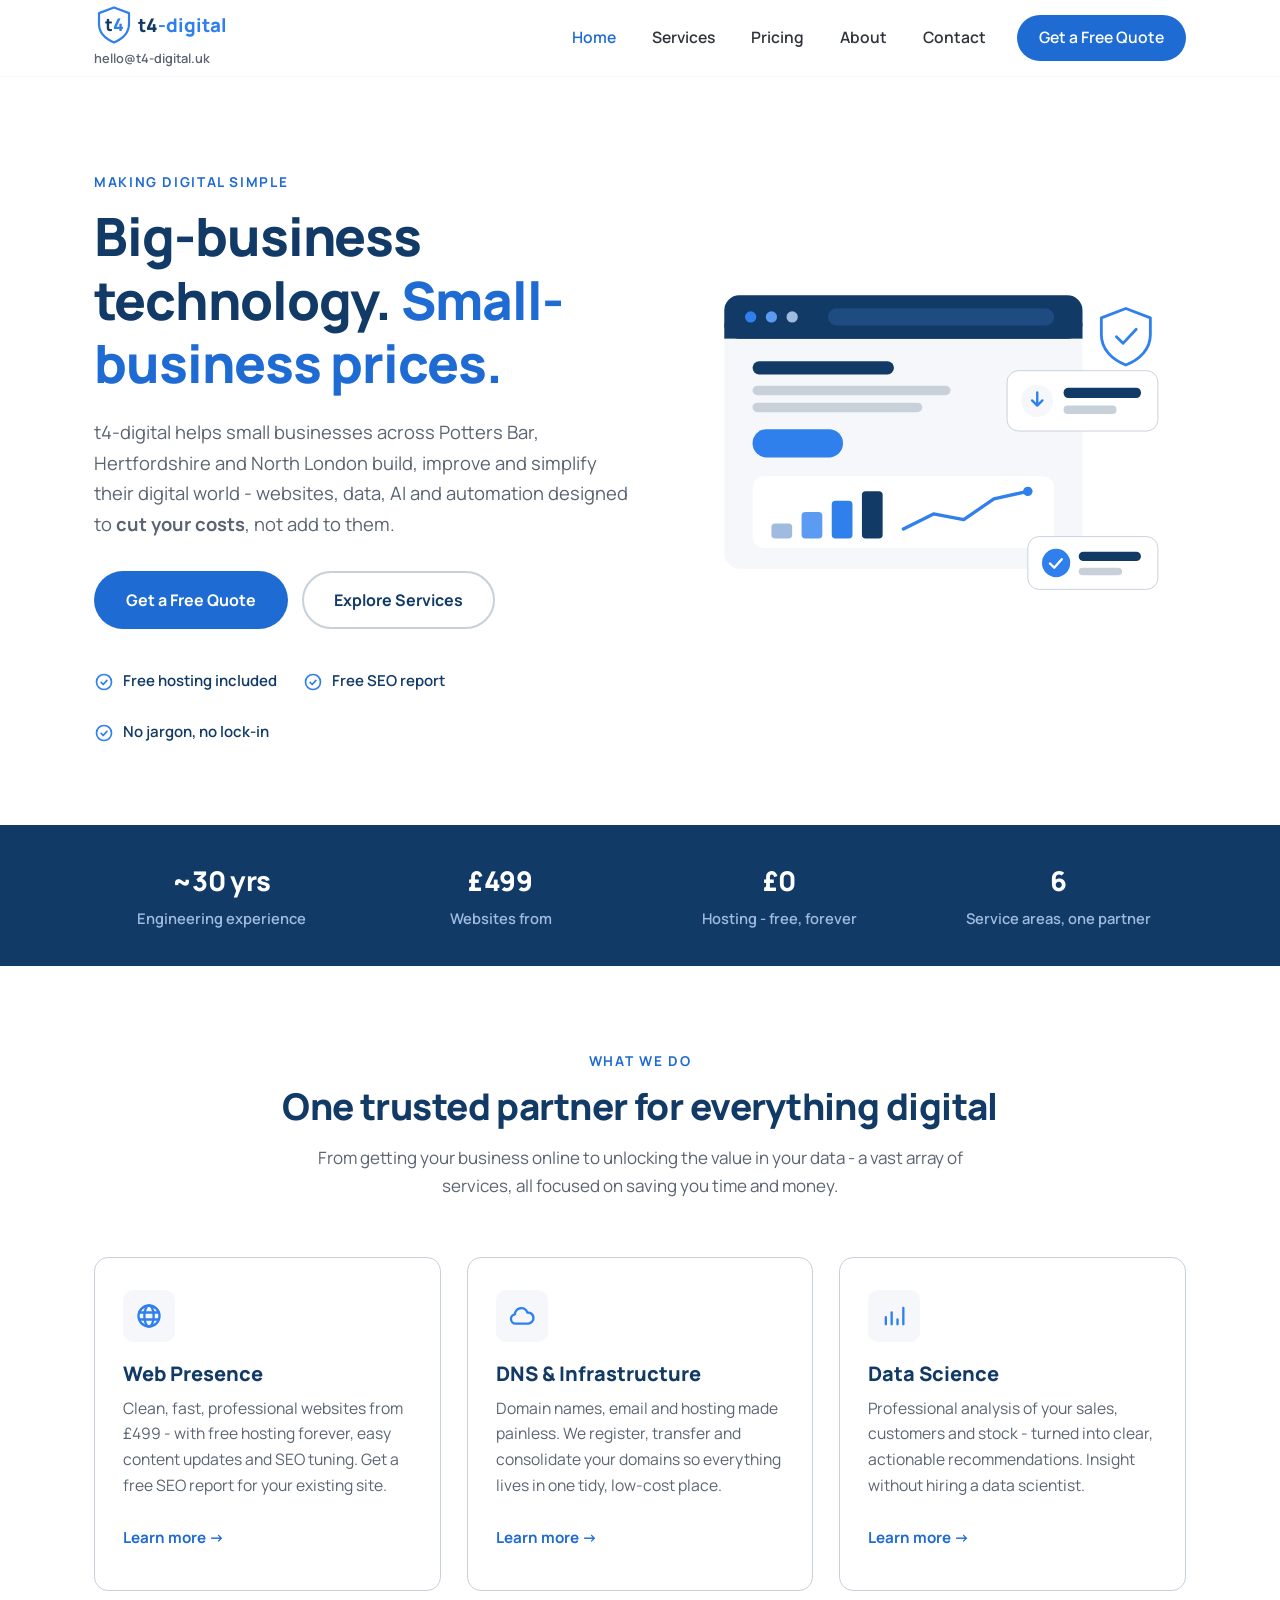
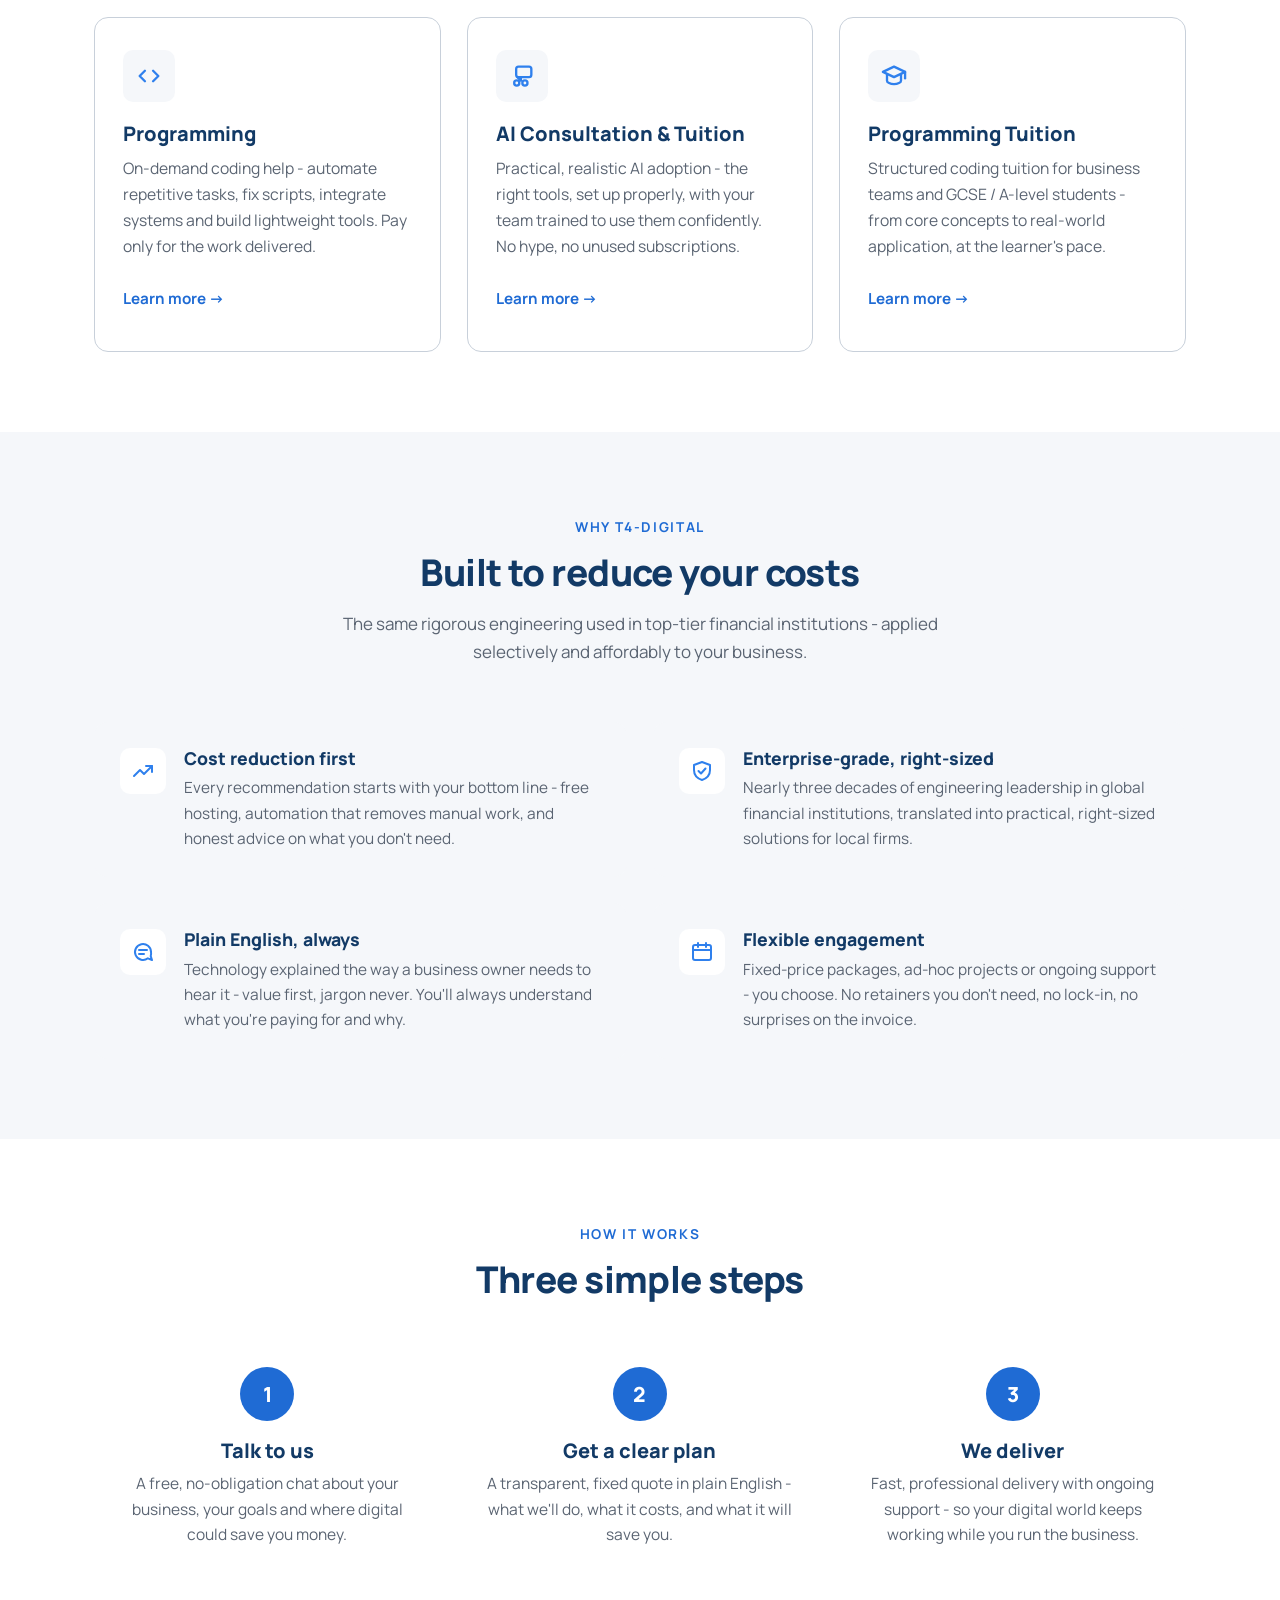
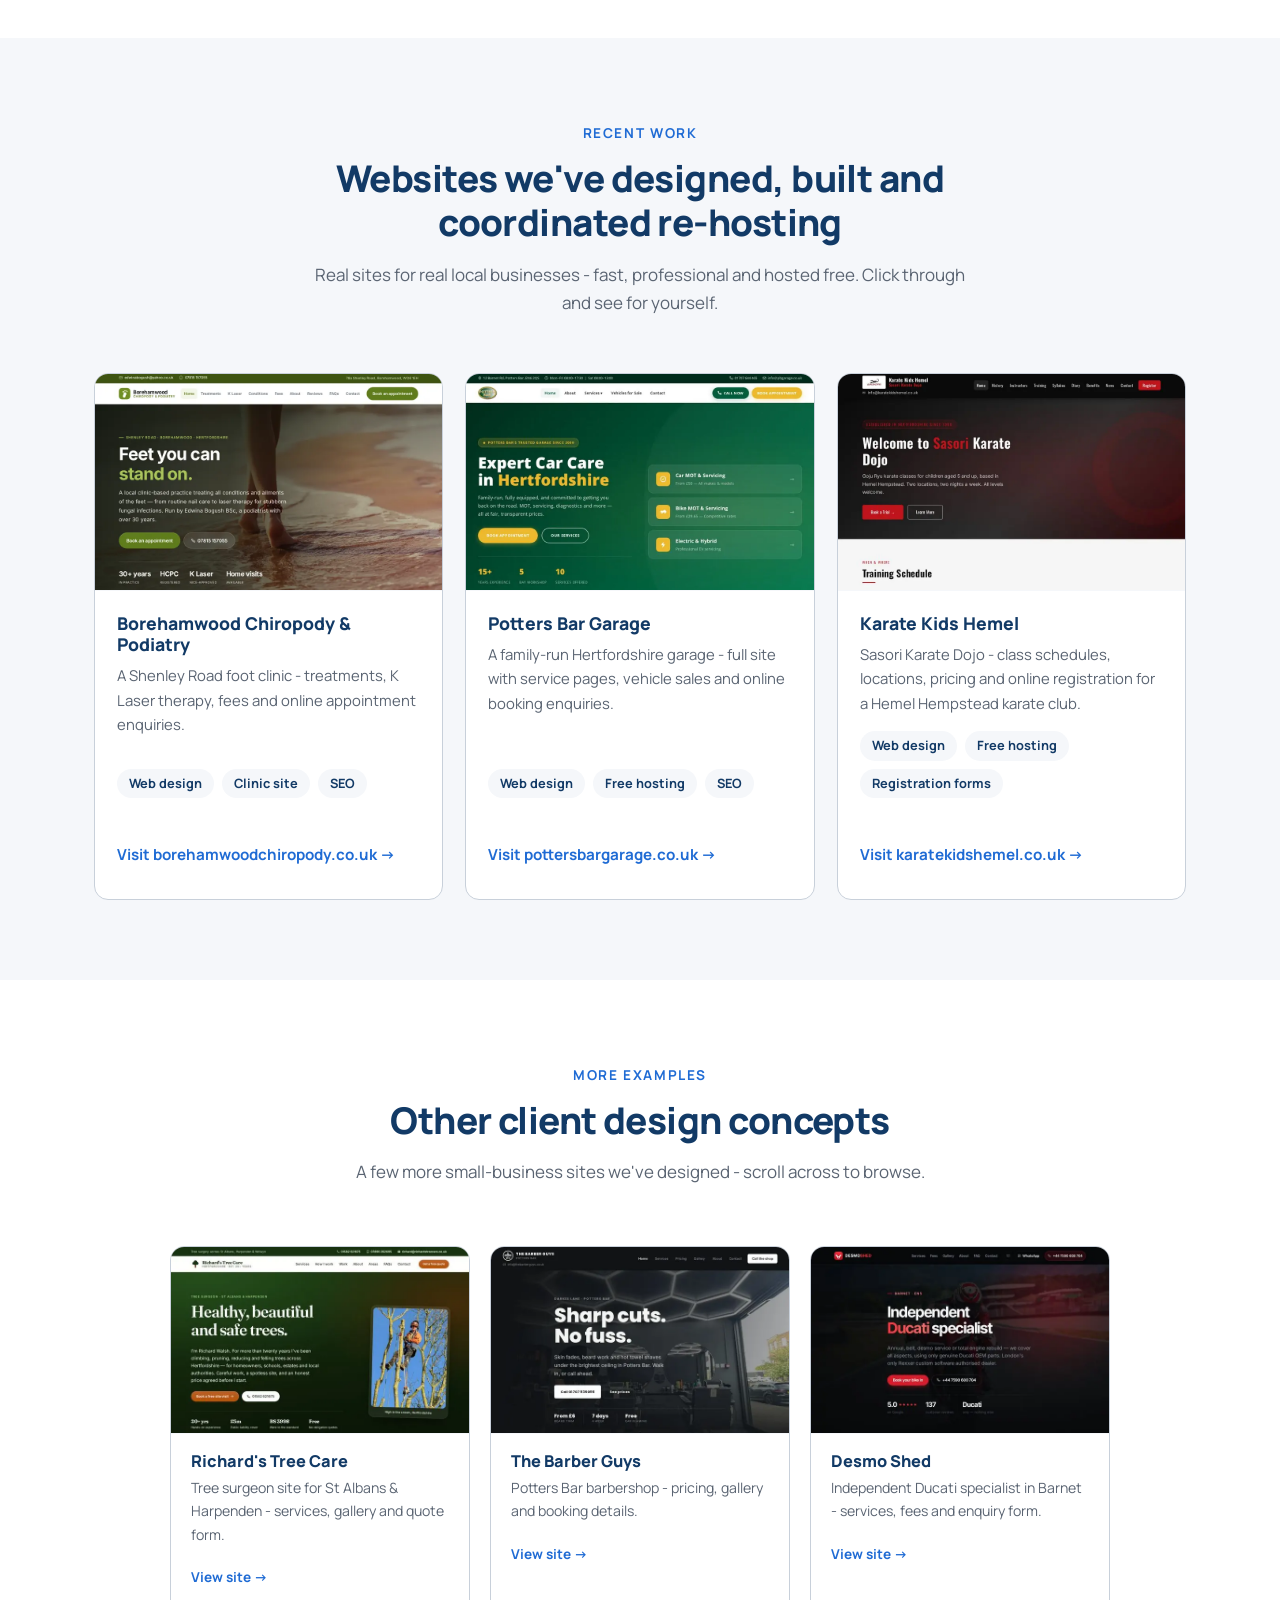
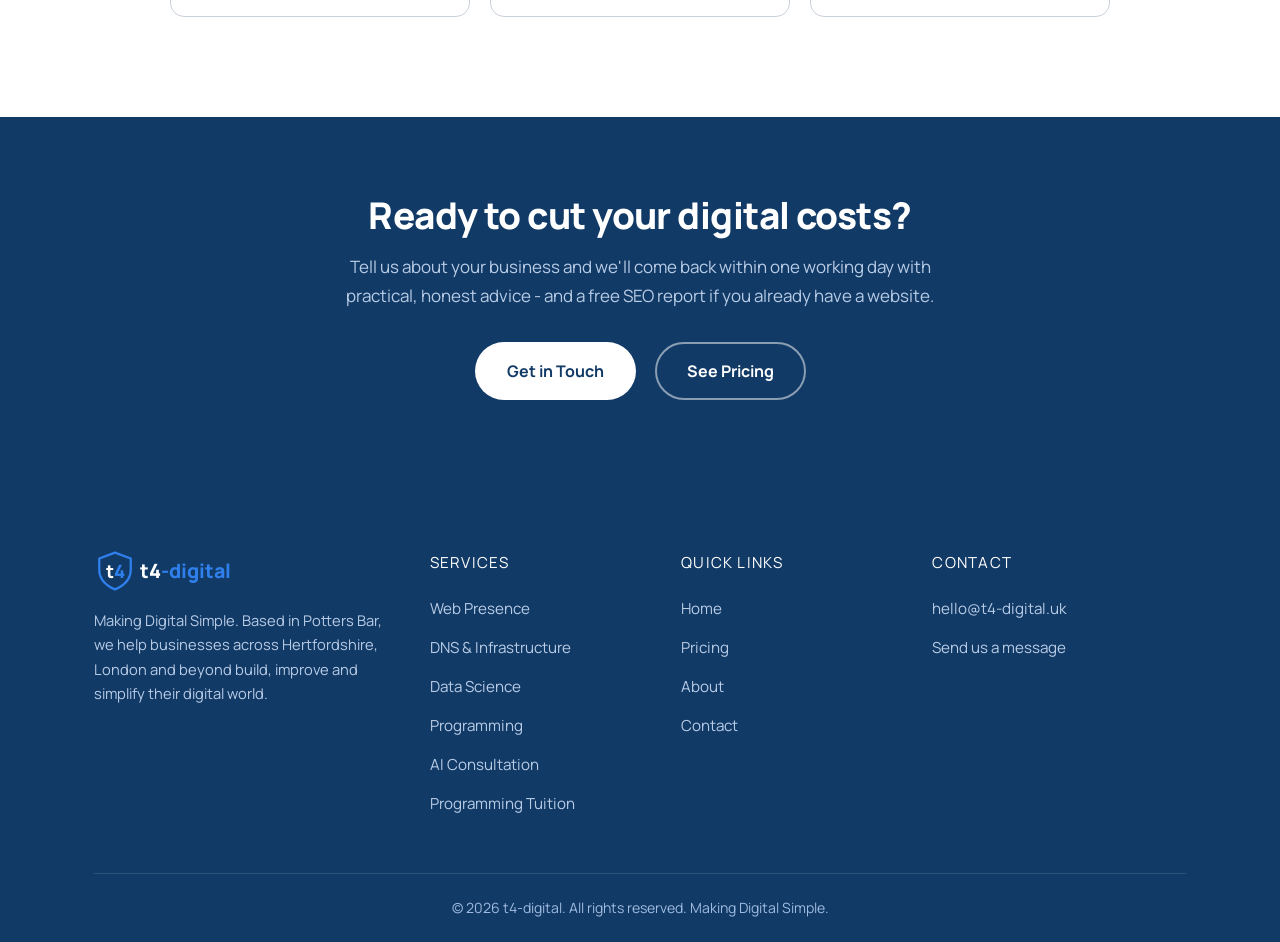
<file: index.html>
<!DOCTYPE html>
<html lang="en-GB">
<head>
  <meta charset="UTF-8">
  <meta name="viewport" content="width=device-width, initial-scale=1.0">
  <title>t4-digital - Web Design &amp; Digital Services in Potters Bar, Hertfordshire &amp; London</title>
  <meta name="description" content="Web design, data science, AI consultation and programming for small businesses in Potters Bar, Hertfordshire and North London. Websites from £499 with free hosting. Making Digital Simple.">
  <link rel="canonical" href="https://t4-digital.uk/">
  <meta property="og:title" content="t4-digital - Web Design &amp; Digital Services, Potters Bar &amp; Hertfordshire">
  <meta property="og:description" content="Websites from £499 with free hosting, plus data science, AI and programming for small businesses across Hertfordshire and London.">
  <meta property="og:type" content="website">
  <meta property="og:url" content="https://t4-digital.uk/">
  <script type="application/ld+json">
  {
    "@context": "https://schema.org",
    "@type": "ProfessionalService",
    "name": "t4-digital",
    "slogan": "Making Digital Simple",
    "url": "https://t4-digital.uk/",
    "email": "hello@t4-digital.uk",
    "description": "Web design, DNS and infrastructure, data science, freelance programming, AI consultation and programming tuition for small and local businesses.",
    "address": { "@type": "PostalAddress", "addressLocality": "Potters Bar", "addressRegion": "Hertfordshire", "addressCountry": "GB" },
    "areaServed": ["Potters Bar", "Hertfordshire", "London", "North London", "Barnet", "Enfield", "St Albans", "Hemel Hempstead", "Watford"],
    "priceRange": "££",
    "knowsAbout": ["Web design", "Web hosting", "SEO", "DNS and domain management", "Data science", "Python programming", "AI consultancy", "Programming tuition"]
  }
  </script>
  <link rel="icon" href="assets/favicon.ico" sizes="48x48">
  <link rel="icon" href="assets/favicon.svg" type="image/svg+xml">
  <link rel="apple-touch-icon" href="assets/apple-touch-icon.png">
  <link rel="manifest" href="assets/site.webmanifest">
  <meta name="theme-color" content="#123A66">
  <link rel="preload" href="assets/fonts/manrope-latin.woff2" as="font" type="font/woff2" crossorigin>
  <link rel="stylesheet" href="css/style.css">
</head>
<body>

<header class="site-header">
  <div class="container header-inner">
    <div class="brand">
      <a href="index.html" class="logo" aria-label="t4-digital home">
        <svg viewBox="0 0 330 64" xmlns="http://www.w3.org/2000/svg" role="img" aria-label="t4-digital logo">
          <path d="M32 4 L56 13 V30 C56 44 46 54 32 60 C18 54 8 44 8 30 V13 Z" fill="none" stroke="#2F80ED" stroke-width="3.5" stroke-linejoin="round"/>
          <text x="32" y="42" text-anchor="middle" font-family="Manrope, sans-serif" font-size="28" font-weight="800"><tspan fill="#123A66">t</tspan><tspan fill="#2F80ED">4</tspan></text>
          <text x="70" y="43" font-family="Manrope, sans-serif" font-size="30" font-weight="800"><tspan fill="#123A66">t4</tspan><tspan fill="#2F80ED">-digital</tspan></text>
        </svg>
      </a>
      <a class="header-email" href="mailto:hello@t4-digital.uk">hello@t4-digital.uk</a>
    </div>
    <button class="nav-toggle" aria-label="Toggle navigation" aria-expanded="false">
      <svg viewBox="0 0 24 24" fill="none" stroke-width="2" stroke-linecap="round"><path d="M4 7h16M4 12h16M4 17h16"/></svg>
    </button>
    <nav class="main-nav" aria-label="Main navigation">
      <a href="index.html" class="active">Home</a>
      <a href="services.html">Services</a>
      <a href="pricing.html">Pricing</a>
      <a href="about.html">About</a>
      <a href="contact.html">Contact</a>
      <a href="contact.html" class="nav-cta">Get a Free Quote</a>
    </nav>
  </div>
</header>

<main>

  <!-- Hero -->
  <section class="hero">
    <div class="container hero-grid">
      <div>
        <span class="kicker">Making Digital Simple</span>
        <h1>Big-business technology. <span>Small-business prices.</span></h1>
        <p class="hero-sub">t4-digital helps small businesses across Potters Bar, Hertfordshire and North London build, improve and simplify their digital world - websites, data, AI and automation designed to <strong>cut your costs</strong>, not add to them.</p>
        <div class="hero-ctas">
          <a href="contact.html" class="btn btn-primary">Get a Free Quote</a>
          <a href="services.html" class="btn btn-secondary">Explore Services</a>
        </div>
        <div class="hero-points">
          <span class="hero-point"><svg viewBox="0 0 24 24" fill="none" stroke-width="2" stroke-linecap="round" stroke-linejoin="round"><circle cx="12" cy="12" r="9"/><path d="M8.5 12.5l2.5 2.5 4.5-5"/></svg>Free hosting included</span>
          <span class="hero-point"><svg viewBox="0 0 24 24" fill="none" stroke-width="2" stroke-linecap="round" stroke-linejoin="round"><circle cx="12" cy="12" r="9"/><path d="M8.5 12.5l2.5 2.5 4.5-5"/></svg>Free SEO report</span>
          <span class="hero-point"><svg viewBox="0 0 24 24" fill="none" stroke-width="2" stroke-linecap="round" stroke-linejoin="round"><circle cx="12" cy="12" r="9"/><path d="M8.5 12.5l2.5 2.5 4.5-5"/></svg>No jargon, no lock-in</span>
        </div>
      </div>
      <div class="hero-art">
        <svg viewBox="0 0 520 400" xmlns="http://www.w3.org/2000/svg" role="img" aria-label="Illustration of a modern website dashboard with falling costs">
          <!-- browser window -->
          <rect x="30" y="30" width="380" height="290" rx="16" fill="#F5F7FA"/>
          <rect x="30" y="30" width="380" height="46" rx="16" fill="#123A66"/>
          <rect x="30" y="60" width="380" height="16" fill="#123A66"/>
          <circle cx="58" cy="53" r="6" fill="#2F80ED"/>
          <circle cx="80" cy="53" r="6" fill="#5B9BF1"/>
          <circle cx="102" cy="53" r="6" fill="#9FBBDF"/>
          <rect x="140" y="44" width="240" height="18" rx="9" fill="#1E4C82"/>
          <!-- content blocks -->
          <rect x="60" y="100" width="150" height="14" rx="7" fill="#123A66"/>
          <rect x="60" y="126" width="210" height="10" rx="5" fill="#C8D0DA"/>
          <rect x="60" y="144" width="180" height="10" rx="5" fill="#C8D0DA"/>
          <rect x="60" y="172" width="96" height="30" rx="15" fill="#2F80ED"/>
          <!-- chart panel -->
          <rect x="60" y="222" width="320" height="76" rx="12" fill="#FFFFFF"/>
          <rect x="80" y="272" width="22" height="16" rx="4" fill="#9FBBDF"/>
          <rect x="112" y="260" width="22" height="28" rx="4" fill="#5B9BF1"/>
          <rect x="144" y="248" width="22" height="40" rx="4" fill="#2F80ED"/>
          <rect x="176" y="238" width="22" height="50" rx="4" fill="#123A66"/>
          <polyline points="220,278 252,262 284,268 316,246 352,238" fill="none" stroke="#2F80ED" stroke-width="3.5" stroke-linecap="round" stroke-linejoin="round"/>
          <circle cx="352" cy="238" r="5" fill="#2F80ED"/>
          <!-- floating card: costs down -->
          <g>
            <rect x="330" y="110" width="160" height="64" rx="12" fill="#FFFFFF" stroke="#C8D0DA"/>
            <circle cx="362" cy="142" r="17" fill="#F5F7FA"/>
            <path d="M362 133 v14 m0 0 l-5.5-5.5 m5.5 5.5 l5.5-5.5" stroke="#2F80ED" stroke-width="2.5" fill="none" stroke-linecap="round" stroke-linejoin="round"/>
            <rect x="390" y="128" width="82" height="11" rx="5" fill="#123A66"/>
            <rect x="390" y="147" width="56" height="9" rx="4" fill="#C8D0DA"/>
          </g>
          <!-- floating card: check -->
          <g>
            <rect x="352" y="286" width="138" height="56" rx="12" fill="#FFFFFF" stroke="#C8D0DA"/>
            <circle cx="382" cy="314" r="15" fill="#2F80ED"/>
            <path d="M375.5 314.5l4.5 4.5 8-9" stroke="#FFFFFF" stroke-width="2.5" fill="none" stroke-linecap="round" stroke-linejoin="round"/>
            <rect x="406" y="302" width="66" height="10" rx="5" fill="#123A66"/>
            <rect x="406" y="319" width="46" height="8" rx="4" fill="#C8D0DA"/>
          </g>
          <!-- shield accent -->
          <path d="M456 44 l26 10 v18 c0 15 -11 26 -26 32 c-15 -6 -26 -17 -26 -32 v-18 z" fill="none" stroke="#2F80ED" stroke-width="3" stroke-linejoin="round"/>
          <path d="M446 74 l7 7 14 -15" fill="none" stroke="#2F80ED" stroke-width="3" stroke-linecap="round" stroke-linejoin="round"/>
        </svg>
      </div>
    </div>
  </section>

  <!-- Stats -->
  <section class="stat-strip">
    <div class="container stat-grid">
      <div><strong>~30 yrs</strong><span>Engineering experience</span></div>
      <div><strong>£499</strong><span>Websites from</span></div>
      <div><strong>£0</strong><span>Hosting - free, forever</span></div>
      <div><strong>6</strong><span>Service areas, one partner</span></div>
    </div>
  </section>

  <!-- Services -->
  <section>
    <div class="container">
      <div class="section-head">
        <span class="kicker">What we do</span>
        <h2>One trusted partner for everything digital</h2>
        <p>From getting your business online to unlocking the value in your data - a vast array of services, all focused on saving you time and money.</p>
      </div>
      <div class="card-grid">
        <div class="card reveal">
          <div class="card-icon"><svg viewBox="0 0 24 24" fill="none" stroke-width="2" stroke-linecap="round" stroke-linejoin="round"><circle cx="12" cy="12" r="9"/><ellipse cx="12" cy="12" rx="4" ry="9"/><path d="M3.5 9h17M3.5 15h17"/></svg></div>
          <h3>Web Presence</h3>
          <p>Clean, fast, professional websites from £499 - with free hosting forever, easy content updates and SEO tuning. Get a free SEO report for your existing site.</p>
          <a class="card-link" href="services.html#web-presence">Learn more →</a>
        </div>
        <div class="card reveal">
          <div class="card-icon"><svg viewBox="0 0 24 24" fill="none" stroke-width="2" stroke-linecap="round" stroke-linejoin="round"><path d="M17.5 18.5h-11a4 4 0 0 1-.6-7.95A5.5 5.5 0 0 1 16.6 9a4.75 4.75 0 0 1 .9 9.5z"/></svg></div>
          <h3>DNS &amp; Infrastructure</h3>
          <p>Domain names, email and hosting made painless. We register, transfer and consolidate your domains so everything lives in one tidy, low-cost place.</p>
          <a class="card-link" href="services.html#dns-infrastructure">Learn more →</a>
        </div>
        <div class="card reveal">
          <div class="card-icon"><svg viewBox="0 0 24 24" fill="none" stroke-width="2" stroke-linecap="round" stroke-linejoin="round"><path d="M5 19V13M10 19V9M15 19v-4M20 19V5"/><path d="M3 21h18" opacity="0"/></svg></div>
          <h3>Data Science</h3>
          <p>Professional analysis of your sales, customers and stock - turned into clear, actionable recommendations. Insight without hiring a data scientist.</p>
          <a class="card-link" href="services.html#data-science">Learn more →</a>
        </div>
        <div class="card reveal">
          <div class="card-icon"><svg viewBox="0 0 24 24" fill="none" stroke-width="2" stroke-linecap="round" stroke-linejoin="round"><path d="M8.5 7.5 4 12l4.5 4.5M15.5 7.5 20 12l-4.5 4.5"/></svg></div>
          <h3>Programming</h3>
          <p>On-demand coding help - automate repetitive tasks, fix scripts, integrate systems and build lightweight tools. Pay only for the work delivered.</p>
          <a class="card-link" href="services.html#programming">Learn more →</a>
        </div>
        <div class="card reveal">
          <div class="card-icon"><svg viewBox="0 0 24 24" fill="none" stroke-width="2" stroke-linecap="round" stroke-linejoin="round"><rect x="7" y="4" width="13" height="9" rx="2"/><path d="M11 13v3l-3-3"/><circle cx="7.5" cy="18" r="2.2"/><path d="M3.5 22.5c.6-1.8 2.2-2.8 4-2.8s3.4 1 4 2.8" opacity="0"/><circle cx="14.5" cy="18" r="2.2"/></svg></div>
          <h3>AI Consultation &amp; Tuition</h3>
          <p>Practical, realistic AI adoption - the right tools, set up properly, with your team trained to use them confidently. No hype, no unused subscriptions.</p>
          <a class="card-link" href="services.html#ai-consultation">Learn more →</a>
        </div>
        <div class="card reveal">
          <div class="card-icon"><svg viewBox="0 0 24 24" fill="none" stroke-width="2" stroke-linecap="round" stroke-linejoin="round"><path d="M12 4 2.5 8.5 12 13l9.5-4.5Z"/><path d="M6 10.7V16c0 1.5 2.7 3 6 3s6-1.5 6-3v-5.3"/><path d="M21.5 8.5V14"/></svg></div>
          <h3>Programming Tuition</h3>
          <p>Structured coding tuition for business teams and GCSE / A-level students - from core concepts to real-world application, at the learner's pace.</p>
          <a class="card-link" href="services.html#tuition">Learn more →</a>
        </div>
      </div>
    </div>
  </section>

  <!-- Why us -->
  <section class="section-alt">
    <div class="container">
      <div class="section-head">
        <span class="kicker">Why t4-digital</span>
        <h2>Built to reduce your costs</h2>
        <p>The same rigorous engineering used in top-tier financial institutions - applied selectively and affordably to your business.</p>
      </div>
      <div class="feature-grid">
        <div class="feature reveal">
          <div class="feature-icon"><svg viewBox="0 0 24 24" fill="none" stroke-width="2" stroke-linecap="round" stroke-linejoin="round"><path d="M21 7 13 15l-4-4-6 6"/><path d="M21 13V7h-6"/></svg></div>
          <div>
            <h3>Cost reduction first</h3>
            <p>Every recommendation starts with your bottom line - free hosting, automation that removes manual work, and honest advice on what you don't need.</p>
          </div>
        </div>
        <div class="feature reveal">
          <div class="feature-icon"><svg viewBox="0 0 24 24" fill="none" stroke-width="2" stroke-linecap="round" stroke-linejoin="round"><path d="M12 3 20 6v5c0 5-3.5 8.5-8 10-4.5-1.5-8-5-8-10V6Z"/><path d="M8.5 12l2.5 2.5 4.5-5"/></svg></div>
          <div>
            <h3>Enterprise-grade, right-sized</h3>
            <p>Nearly three decades of engineering leadership in global financial institutions, translated into practical, right-sized solutions for local firms.</p>
          </div>
        </div>
        <div class="feature reveal">
          <div class="feature-icon"><svg viewBox="0 0 24 24" fill="none" stroke-width="2" stroke-linecap="round" stroke-linejoin="round"><path d="M20 12a8 8 0 1 0-3.1 6.3L21 20l-1.3-3.9A8 8 0 0 0 20 12Z"/><path d="M8 10h8M8 14h5"/></svg></div>
          <div>
            <h3>Plain English, always</h3>
            <p>Technology explained the way a business owner needs to hear it - value first, jargon never. You'll always understand what you're paying for and why.</p>
          </div>
        </div>
        <div class="feature reveal">
          <div class="feature-icon"><svg viewBox="0 0 24 24" fill="none" stroke-width="2" stroke-linecap="round" stroke-linejoin="round"><rect x="3" y="5" width="18" height="15" rx="2"/><path d="M8 3v4M16 3v4M3 10h18"/></svg></div>
          <div>
            <h3>Flexible engagement</h3>
            <p>Fixed-price packages, ad-hoc projects or ongoing support - you choose. No retainers you don't need, no lock-in, no surprises on the invoice.</p>
          </div>
        </div>
      </div>
    </div>
  </section>

  <!-- How it works -->
  <section>
    <div class="container">
      <div class="section-head">
        <span class="kicker">How it works</span>
        <h2>Three simple steps</h2>
      </div>
      <div class="steps-grid">
        <div class="step reveal">
          <div class="step-num">1</div>
          <h3>Talk to us</h3>
          <p>A free, no-obligation chat about your business, your goals and where digital could save you money.</p>
        </div>
        <div class="step reveal">
          <div class="step-num">2</div>
          <h3>Get a clear plan</h3>
          <p>A transparent, fixed quote in plain English - what we'll do, what it costs, and what it will save you.</p>
        </div>
        <div class="step reveal">
          <div class="step-num">3</div>
          <h3>We deliver</h3>
          <p>Fast, professional delivery with ongoing support - so your digital world keeps working while you run the business.</p>
        </div>
      </div>
    </div>
  </section>

  <!-- Recent work -->
  <section class="section-alt" id="recent-work">
    <div class="container">
      <div class="section-head">
        <span class="kicker">Recent work</span>
        <h2>Websites we've designed, built and coordinated re-hosting</h2>
        <p>Real sites for real local businesses - fast, professional and hosted free. Click through and see for yourself.</p>
      </div>
      <div class="portfolio-grid">
        <a class="portfolio-card reveal" href="https://www.borehamwoodchiropody.co.uk" target="_blank" rel="noopener">
          <img src="assets/portfolio-chiropody.webp" alt="Borehamwood Chiropody &amp; Podiatry website homepage" loading="lazy" width="880" height="550">
          <div class="portfolio-body">
            <h3>Borehamwood Chiropody &amp; Podiatry</h3>
            <p>A Shenley Road foot clinic - treatments, K Laser therapy, fees and online appointment enquiries.</p>
            <div class="portfolio-tags"><span>Web design</span><span>Clinic site</span><span>SEO</span></div>
            <span class="card-link">Visit borehamwoodchiropody.co.uk →</span>
          </div>
        </a>
        <a class="portfolio-card reveal" href="https://pottersbargarage.co.uk" target="_blank" rel="noopener">
          <img src="assets/portfolio-pbg.webp" alt="Potters Bar Garage website homepage" loading="lazy" width="880" height="550">
          <div class="portfolio-body">
            <h3>Potters Bar Garage</h3>
            <p>A family-run Hertfordshire garage - full site with service pages, vehicle sales and online booking enquiries.</p>
            <div class="portfolio-tags"><span>Web design</span><span>Free hosting</span><span>SEO</span></div>
            <span class="card-link">Visit pottersbargarage.co.uk →</span>
          </div>
        </a>
        <a class="portfolio-card reveal" href="https://karatekidshemel.co.uk" target="_blank" rel="noopener">
          <img src="assets/portfolio-kkh.webp" alt="Karate Kids Hemel website homepage" loading="lazy" width="880" height="550">
          <div class="portfolio-body">
            <h3>Karate Kids Hemel</h3>
            <p>Sasori Karate Dojo - class schedules, locations, pricing and online registration for a Hemel Hempstead karate club.</p>
            <div class="portfolio-tags"><span>Web design</span><span>Free hosting</span><span>Registration forms</span></div>
            <span class="card-link">Visit karatekidshemel.co.uk →</span>
          </div>
        </a>
      </div>
    </div>
  </section>

  <!-- Other client work - mini carousel -->
  <section id="other-work">
    <div class="container">
      <div class="section-head">
        <span class="kicker">More examples</span>
        <h2>Other client design concepts</h2>
        <p>A few more small-business sites we've designed - scroll across to browse.</p>
      </div>
      <div class="mini-carousel-wrap">
        <div class="mini-carousel reveal" id="mini-carousel">
          <a class="mini-card" href="https://tarne75.github.io/richards-treecare-alt/" target="_blank" rel="noopener">
            <img src="assets/mini-treecare.webp" alt="Richard's Tree Care website homepage" loading="lazy" width="640" height="400">
            <div class="mini-card-body">
              <h3>Richard's Tree Care</h3>
              <p>Tree surgeon site for St Albans &amp; Harpenden - services, gallery and quote form.</p>
              <span class="card-link">View site →</span>
            </div>
          </a>
          <a class="mini-card" href="https://tarne75.github.io/thebarberguys-alt/" target="_blank" rel="noopener">
            <img src="assets/mini-barberguys.webp" alt="The Barber Guys website homepage" loading="lazy" width="640" height="400">
            <div class="mini-card-body">
              <h3>The Barber Guys</h3>
              <p>Potters Bar barbershop - pricing, gallery and booking details.</p>
              <span class="card-link">View site →</span>
            </div>
          </a>
          <a class="mini-card" href="https://tarne75.github.io/desmoshed-alt/" target="_blank" rel="noopener">
            <img src="assets/mini-desmoshed.webp" alt="Desmo Shed website homepage" loading="lazy" width="640" height="400">
            <div class="mini-card-body">
              <h3>Desmo Shed</h3>
              <p>Independent Ducati specialist in Barnet - services, fees and enquiry form.</p>
              <span class="card-link">View site →</span>
            </div>
          </a>
        </div>
        <div class="carousel-arrows">
          <button type="button" class="carousel-arrow" id="carousel-prev" aria-label="Scroll left">
            <svg viewBox="0 0 24 24" fill="none" stroke-width="2" stroke-linecap="round" stroke-linejoin="round"><path d="M15 18l-6-6 6-6"/></svg>
          </button>
          <button type="button" class="carousel-arrow" id="carousel-next" aria-label="Scroll right">
            <svg viewBox="0 0 24 24" fill="none" stroke-width="2" stroke-linecap="round" stroke-linejoin="round"><path d="M9 18l6-6-6-6"/></svg>
          </button>
        </div>
      </div>
    </div>
  </section>

  <!-- CTA -->
  <section class="cta-band">
    <div class="container">
      <h2>Ready to cut your digital costs?</h2>
      <p>Tell us about your business and we'll come back within one working day with practical, honest advice - and a free SEO report if you already have a website.</p>
      <a href="contact.html" class="btn btn-light">Get in Touch</a>
      <a href="pricing.html" class="btn btn-outline-light">See Pricing</a>
    </div>
  </section>

</main>

<footer class="site-footer">
  <div class="container">
    <div class="footer-grid">
      <div class="footer-brand">
        <svg viewBox="0 0 330 64" xmlns="http://www.w3.org/2000/svg" role="img" aria-label="t4-digital logo">
          <path d="M32 4 L56 13 V30 C56 44 46 54 32 60 C18 54 8 44 8 30 V13 Z" fill="none" stroke="#2F80ED" stroke-width="3.5" stroke-linejoin="round"/>
          <text x="32" y="42" text-anchor="middle" font-family="Manrope, sans-serif" font-size="28" font-weight="800"><tspan fill="#FFFFFF">t</tspan><tspan fill="#2F80ED">4</tspan></text>
          <text x="70" y="43" font-family="Manrope, sans-serif" font-size="30" font-weight="800"><tspan fill="#FFFFFF">t4</tspan><tspan fill="#2F80ED">-digital</tspan></text>
        </svg>
        <p>Making Digital Simple. Based in Potters Bar, we help businesses across Hertfordshire, London and beyond build, improve and simplify their digital world.</p>
      </div>
      <div>
        <div class="footer-title">Services</div>
        <ul>
          <li><a href="services.html#web-presence">Web Presence</a></li>
          <li><a href="services.html#dns-infrastructure">DNS &amp; Infrastructure</a></li>
          <li><a href="services.html#data-science">Data Science</a></li>
          <li><a href="services.html#programming">Programming</a></li>
          <li><a href="services.html#ai-consultation">AI Consultation</a></li>
          <li><a href="services.html#tuition">Programming Tuition</a></li>
        </ul>
      </div>
      <div>
        <div class="footer-title">Quick Links</div>
        <ul>
          <li><a href="index.html">Home</a></li>
          <li><a href="pricing.html">Pricing</a></li>
          <li><a href="about.html">About</a></li>
          <li><a href="contact.html">Contact</a></li>
        </ul>
      </div>
      <div>
        <div class="footer-title">Contact</div>
        <ul>
          <li><a href="mailto:hello@t4-digital.uk">hello@t4-digital.uk</a></li>
          <li><a href="contact.html">Send us a message</a></li>
        </ul>
      </div>
    </div>
    <div class="footer-bottom">
      © <span id="year">2026</span> t4-digital. All rights reserved. Making Digital Simple.
    </div>
  </div>
</footer>

<script src="js/main.js" defer></script>
</body>
</html>
</file>
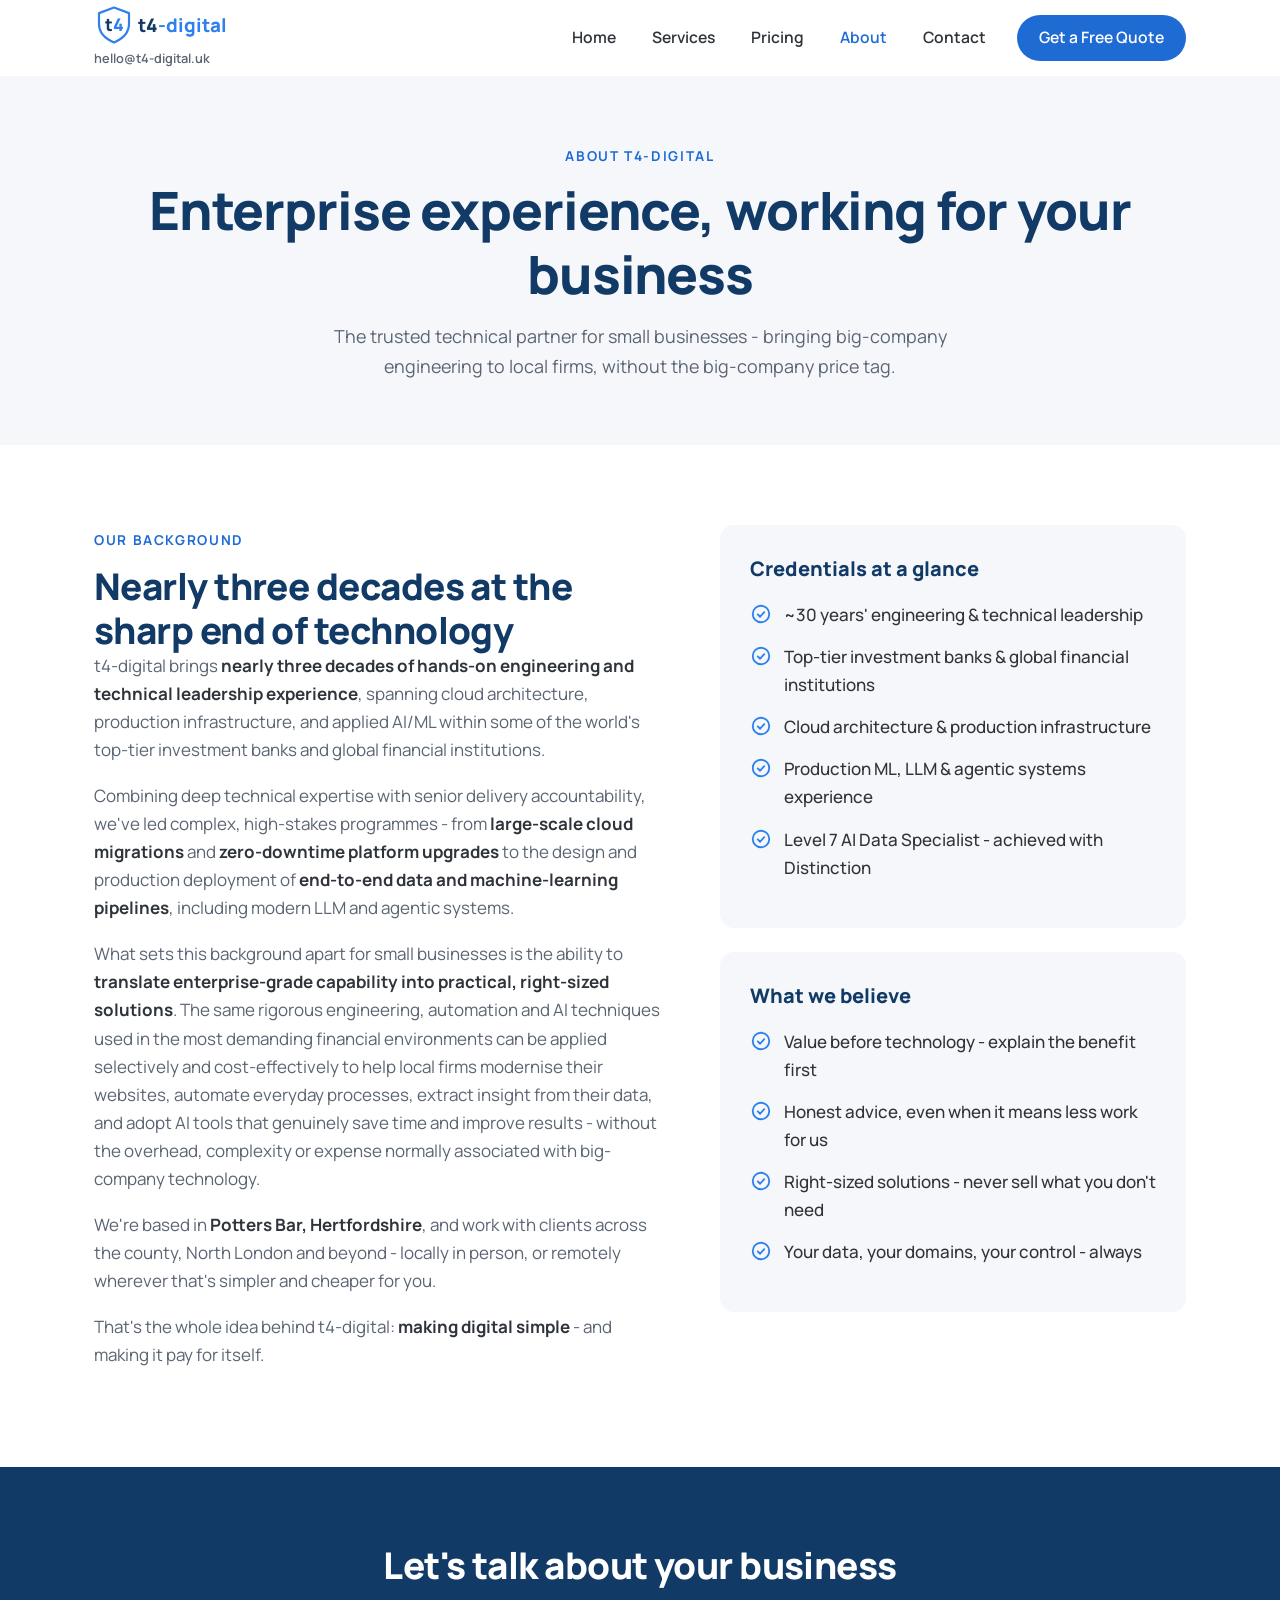
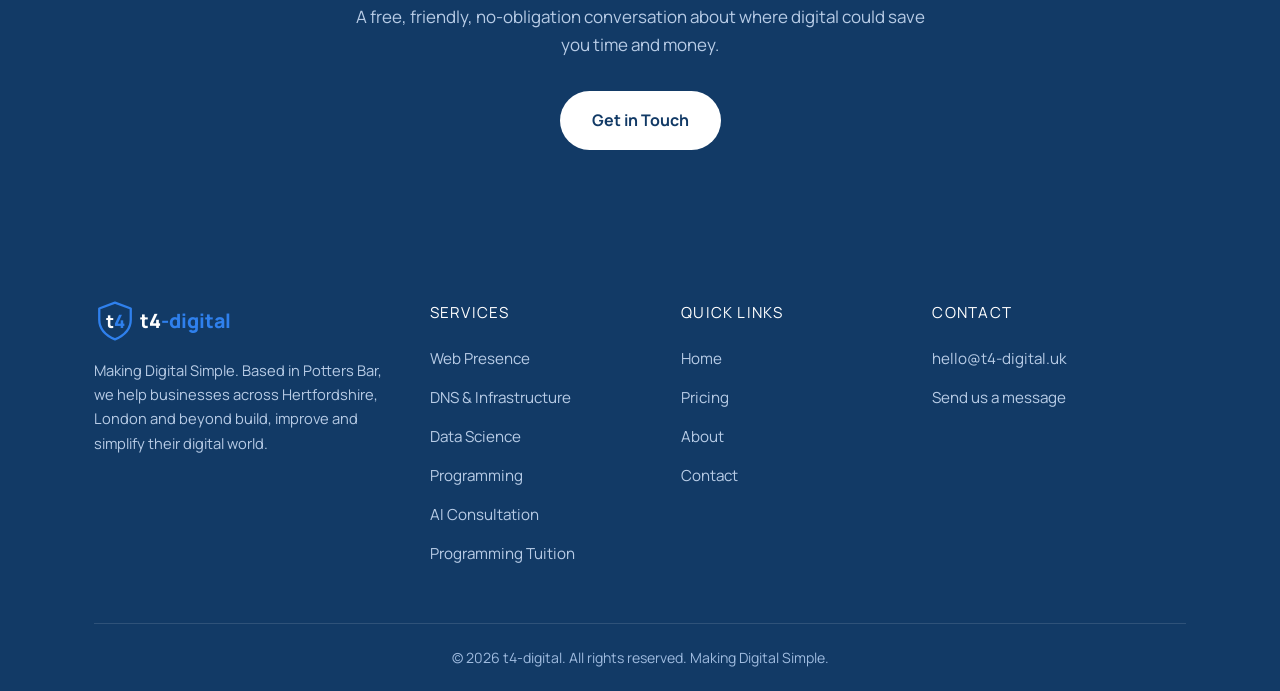
<file: about.html>
<!DOCTYPE html>
<html lang="en-GB">
<head>
  <meta charset="UTF-8">
  <meta name="viewport" content="width=device-width, initial-scale=1.0">
  <title>About - t4-digital | Digital Consultancy in Potters Bar, Hertfordshire</title>
  <meta name="description" content="Based in Potters Bar, Hertfordshire, t4-digital brings nearly three decades of engineering leadership from top-tier financial institutions to small businesses across Hertfordshire and London - cloud, data and applied AI, right-sized and cost-effective.">
  <link rel="canonical" href="https://t4-digital.uk/about.html">
  <script type="application/ld+json">
  {
    "@context": "https://schema.org",
    "@type": "ProfessionalService",
    "name": "t4-digital",
    "url": "https://t4-digital.uk/",
    "email": "hello@t4-digital.uk",
    "address": { "@type": "PostalAddress", "addressLocality": "Potters Bar", "addressRegion": "Hertfordshire", "addressCountry": "GB" },
    "areaServed": ["Potters Bar", "Hertfordshire", "London", "North London", "Barnet", "Enfield", "St Albans", "Hemel Hempstead", "Watford"]
  }
  </script>
  <link rel="icon" href="assets/favicon.ico" sizes="48x48">
  <link rel="icon" href="assets/favicon.svg" type="image/svg+xml">
  <link rel="apple-touch-icon" href="assets/apple-touch-icon.png">
  <link rel="manifest" href="assets/site.webmanifest">
  <meta name="theme-color" content="#123A66">
  <link rel="preload" href="assets/fonts/manrope-latin.woff2" as="font" type="font/woff2" crossorigin>
  <link rel="stylesheet" href="css/style.css">
</head>
<body>

<header class="site-header">
  <div class="container header-inner">
    <div class="brand">
      <a href="index.html" class="logo" aria-label="t4-digital home">
        <svg viewBox="0 0 330 64" xmlns="http://www.w3.org/2000/svg" role="img" aria-label="t4-digital logo">
          <path d="M32 4 L56 13 V30 C56 44 46 54 32 60 C18 54 8 44 8 30 V13 Z" fill="none" stroke="#2F80ED" stroke-width="3.5" stroke-linejoin="round"/>
          <text x="32" y="42" text-anchor="middle" font-family="Manrope, sans-serif" font-size="28" font-weight="800"><tspan fill="#123A66">t</tspan><tspan fill="#2F80ED">4</tspan></text>
          <text x="70" y="43" font-family="Manrope, sans-serif" font-size="30" font-weight="800"><tspan fill="#123A66">t4</tspan><tspan fill="#2F80ED">-digital</tspan></text>
        </svg>
      </a>
      <a class="header-email" href="mailto:hello@t4-digital.uk">hello@t4-digital.uk</a>
    </div>
    <button class="nav-toggle" aria-label="Toggle navigation" aria-expanded="false">
      <svg viewBox="0 0 24 24" fill="none" stroke-width="2" stroke-linecap="round"><path d="M4 7h16M4 12h16M4 17h16"/></svg>
    </button>
    <nav class="main-nav" aria-label="Main navigation">
      <a href="index.html">Home</a>
      <a href="services.html">Services</a>
      <a href="pricing.html">Pricing</a>
      <a href="about.html" class="active">About</a>
      <a href="contact.html">Contact</a>
      <a href="contact.html" class="nav-cta">Get a Free Quote</a>
    </nav>
  </div>
</header>

<main>

  <div class="page-hero">
    <div class="container">
      <span class="kicker">About t4-digital</span>
      <h1>Enterprise experience, working for your business</h1>
      <p>The trusted technical partner for small businesses - bringing big-company engineering to local firms, without the big-company price tag.</p>
    </div>
  </div>

  <section>
    <div class="container about-grid">
      <div class="about-copy">
        <span class="kicker">Our background</span>
        <h2>Nearly three decades at the sharp end of technology</h2>
        <p>t4-digital brings <strong>nearly three decades of hands-on engineering and technical leadership experience</strong>, spanning cloud architecture, production infrastructure, and applied AI/ML within some of the world's top-tier investment banks and global financial institutions.</p>
        <p>Combining deep technical expertise with senior delivery accountability, we've led complex, high-stakes programmes - from <strong>large-scale cloud migrations</strong> and <strong>zero-downtime platform upgrades</strong> to the design and production deployment of <strong>end-to-end data and machine-learning pipelines</strong>, including modern LLM and agentic systems.</p>
        <p>What sets this background apart for small businesses is the ability to <strong>translate enterprise-grade capability into practical, right-sized solutions</strong>. The same rigorous engineering, automation and AI techniques used in the most demanding financial environments can be applied selectively and cost-effectively to help local firms modernise their websites, automate everyday processes, extract insight from their data, and adopt AI tools that genuinely save time and improve results - without the overhead, complexity or expense normally associated with big-company technology.</p>
        <p>We're based in <strong>Potters Bar, Hertfordshire</strong>, and work with clients across the county, North London and beyond - locally in person, or remotely wherever that's simpler and cheaper for you.</p>
        <p>That's the whole idea behind t4-digital: <strong>making digital simple</strong> - and making it pay for itself.</p>
      </div>
      <div>
        <div class="cred-card reveal">
          <h3>Credentials at a glance</h3>
          <ul class="check-list">
            <li><svg viewBox="0 0 24 24" fill="none" stroke-width="2" stroke-linecap="round" stroke-linejoin="round"><circle cx="12" cy="12" r="9"/><path d="M8.5 12.5l2.5 2.5 4.5-5"/></svg>~30 years' engineering &amp; technical leadership</li>
            <li><svg viewBox="0 0 24 24" fill="none" stroke-width="2" stroke-linecap="round" stroke-linejoin="round"><circle cx="12" cy="12" r="9"/><path d="M8.5 12.5l2.5 2.5 4.5-5"/></svg>Top-tier investment banks &amp; global financial institutions</li>
            <li><svg viewBox="0 0 24 24" fill="none" stroke-width="2" stroke-linecap="round" stroke-linejoin="round"><circle cx="12" cy="12" r="9"/><path d="M8.5 12.5l2.5 2.5 4.5-5"/></svg>Cloud architecture &amp; production infrastructure</li>
            <li><svg viewBox="0 0 24 24" fill="none" stroke-width="2" stroke-linecap="round" stroke-linejoin="round"><circle cx="12" cy="12" r="9"/><path d="M8.5 12.5l2.5 2.5 4.5-5"/></svg>Production ML, LLM &amp; agentic systems experience</li>
            <li><svg viewBox="0 0 24 24" fill="none" stroke-width="2" stroke-linecap="round" stroke-linejoin="round"><circle cx="12" cy="12" r="9"/><path d="M8.5 12.5l2.5 2.5 4.5-5"/></svg>Level 7 AI Data Specialist - achieved with Distinction</li>
          </ul>
        </div>
        <div class="cred-card reveal" style="margin-top: 24px;">
          <h3>What we believe</h3>
          <ul class="check-list">
            <li><svg viewBox="0 0 24 24" fill="none" stroke-width="2" stroke-linecap="round" stroke-linejoin="round"><circle cx="12" cy="12" r="9"/><path d="M8.5 12.5l2.5 2.5 4.5-5"/></svg>Value before technology - explain the benefit first</li>
            <li><svg viewBox="0 0 24 24" fill="none" stroke-width="2" stroke-linecap="round" stroke-linejoin="round"><circle cx="12" cy="12" r="9"/><path d="M8.5 12.5l2.5 2.5 4.5-5"/></svg>Honest advice, even when it means less work for us</li>
            <li><svg viewBox="0 0 24 24" fill="none" stroke-width="2" stroke-linecap="round" stroke-linejoin="round"><circle cx="12" cy="12" r="9"/><path d="M8.5 12.5l2.5 2.5 4.5-5"/></svg>Right-sized solutions - never sell what you don't need</li>
            <li><svg viewBox="0 0 24 24" fill="none" stroke-width="2" stroke-linecap="round" stroke-linejoin="round"><circle cx="12" cy="12" r="9"/><path d="M8.5 12.5l2.5 2.5 4.5-5"/></svg>Your data, your domains, your control - always</li>
          </ul>
        </div>
      </div>
    </div>
  </section>

  <!-- CTA -->
  <section class="cta-band">
    <div class="container">
      <h2>Let's talk about your business</h2>
      <p>A free, friendly, no-obligation conversation about where digital could save you time and money.</p>
      <a href="contact.html" class="btn btn-light">Get in Touch</a>
    </div>
  </section>

</main>

<footer class="site-footer">
  <div class="container">
    <div class="footer-grid">
      <div class="footer-brand">
        <svg viewBox="0 0 330 64" xmlns="http://www.w3.org/2000/svg" role="img" aria-label="t4-digital logo">
          <path d="M32 4 L56 13 V30 C56 44 46 54 32 60 C18 54 8 44 8 30 V13 Z" fill="none" stroke="#2F80ED" stroke-width="3.5" stroke-linejoin="round"/>
          <text x="32" y="42" text-anchor="middle" font-family="Manrope, sans-serif" font-size="28" font-weight="800"><tspan fill="#FFFFFF">t</tspan><tspan fill="#2F80ED">4</tspan></text>
          <text x="70" y="43" font-family="Manrope, sans-serif" font-size="30" font-weight="800"><tspan fill="#FFFFFF">t4</tspan><tspan fill="#2F80ED">-digital</tspan></text>
        </svg>
        <p>Making Digital Simple. Based in Potters Bar, we help businesses across Hertfordshire, London and beyond build, improve and simplify their digital world.</p>
      </div>
      <div>
        <div class="footer-title">Services</div>
        <ul>
          <li><a href="services.html#web-presence">Web Presence</a></li>
          <li><a href="services.html#dns-infrastructure">DNS &amp; Infrastructure</a></li>
          <li><a href="services.html#data-science">Data Science</a></li>
          <li><a href="services.html#programming">Programming</a></li>
          <li><a href="services.html#ai-consultation">AI Consultation</a></li>
          <li><a href="services.html#tuition">Programming Tuition</a></li>
        </ul>
      </div>
      <div>
        <div class="footer-title">Quick Links</div>
        <ul>
          <li><a href="index.html">Home</a></li>
          <li><a href="pricing.html">Pricing</a></li>
          <li><a href="about.html">About</a></li>
          <li><a href="contact.html">Contact</a></li>
        </ul>
      </div>
      <div>
        <div class="footer-title">Contact</div>
        <ul>
          <li><a href="mailto:hello@t4-digital.uk">hello@t4-digital.uk</a></li>
          <li><a href="contact.html">Send us a message</a></li>
        </ul>
      </div>
    </div>
    <div class="footer-bottom">
      © <span id="year">2026</span> t4-digital. All rights reserved. Making Digital Simple.
    </div>
  </div>
</footer>

<script src="js/main.js" defer></script>
</body>
</html>
</file>
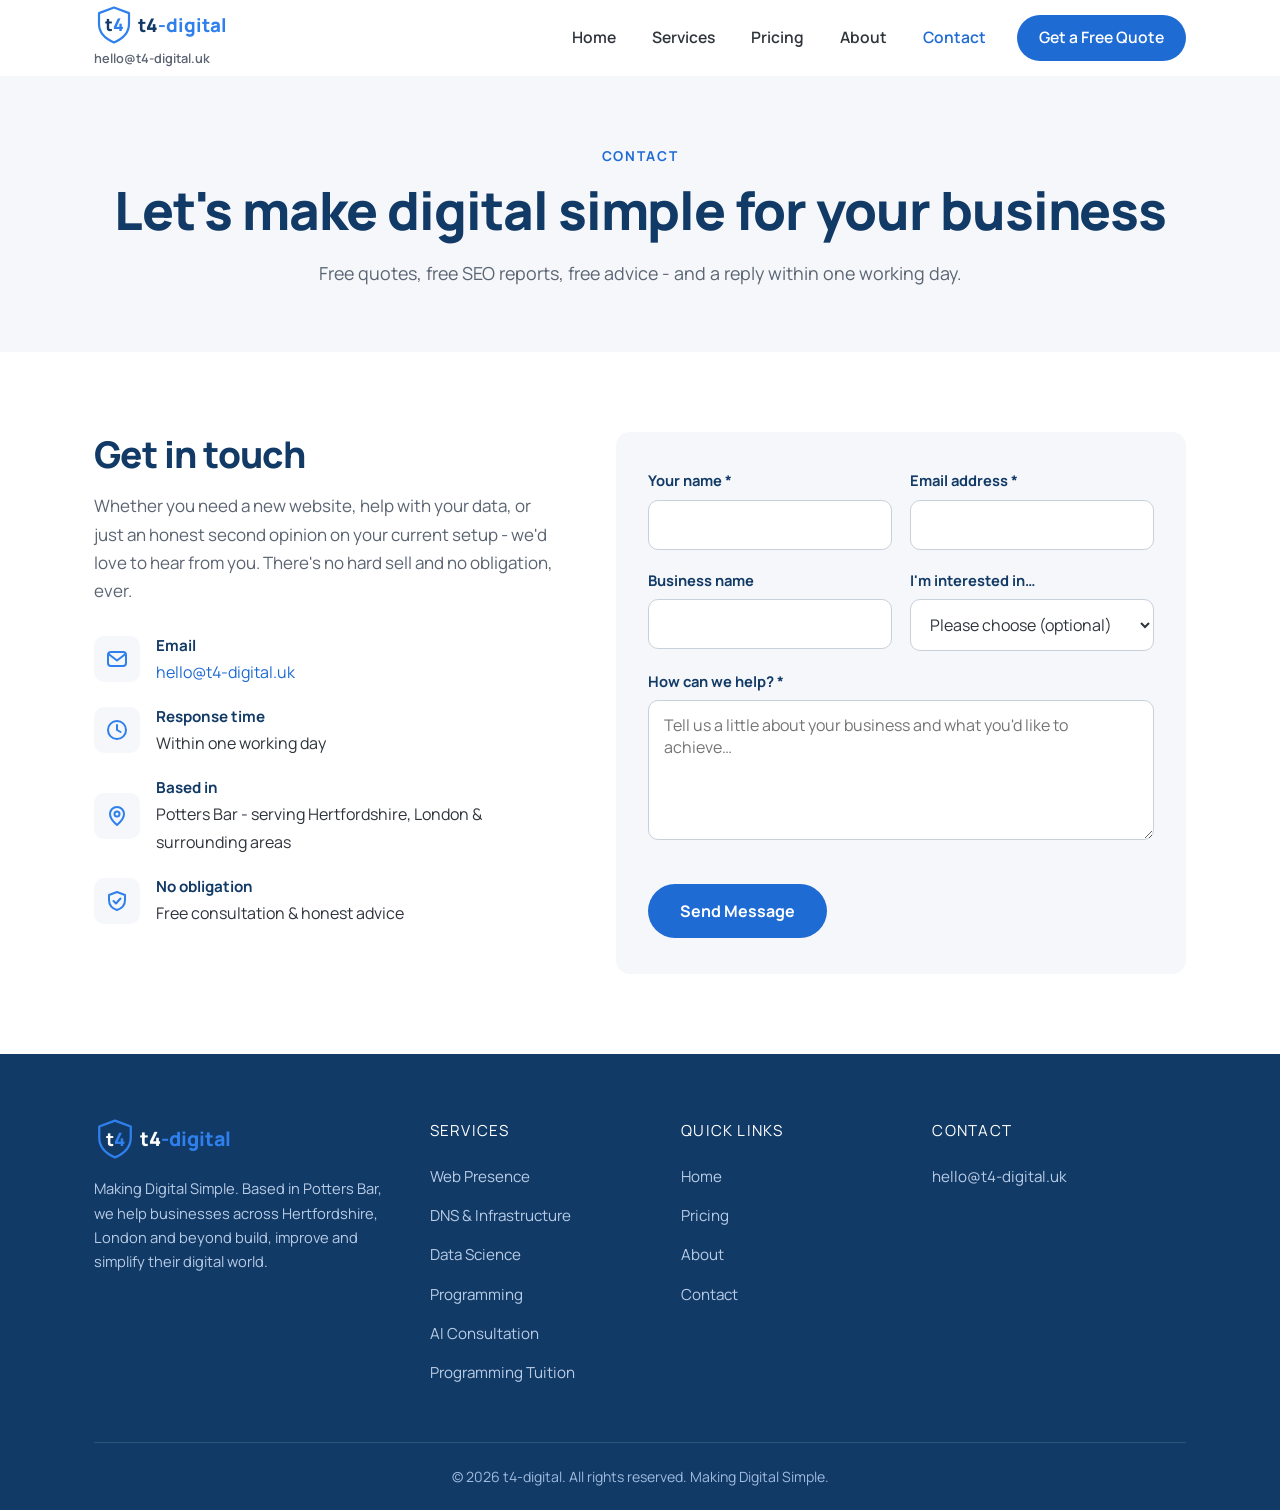
<file: contact.html>
<!DOCTYPE html>
<html lang="en-GB">
<head>
  <meta charset="UTF-8">
  <meta name="viewport" content="width=device-width, initial-scale=1.0">
  <title>Contact - t4-digital | Web Design &amp; Digital Services, Potters Bar, Hertfordshire</title>
  <meta name="description" content="Contact t4-digital in Potters Bar for a free quote on web design, data science, AI or programming - serving Hertfordshire, London and surrounding areas. Email hello@t4-digital.uk; we reply within one working day.">
  <link rel="canonical" href="https://t4-digital.uk/contact.html">
  <script type="application/ld+json">
  {
    "@context": "https://schema.org",
    "@type": "ProfessionalService",
    "name": "t4-digital",
    "url": "https://t4-digital.uk/",
    "email": "hello@t4-digital.uk",
    "address": { "@type": "PostalAddress", "addressLocality": "Potters Bar", "addressRegion": "Hertfordshire", "addressCountry": "GB" },
    "areaServed": ["Potters Bar", "Hertfordshire", "London", "North London", "Barnet", "Enfield", "St Albans", "Hemel Hempstead", "Watford"]
  }
  </script>
  <link rel="icon" href="assets/favicon.ico" sizes="48x48">
  <link rel="icon" href="assets/favicon.svg" type="image/svg+xml">
  <link rel="apple-touch-icon" href="assets/apple-touch-icon.png">
  <link rel="manifest" href="assets/site.webmanifest">
  <meta name="theme-color" content="#123A66">
  <link rel="preload" href="assets/fonts/manrope-latin.woff2" as="font" type="font/woff2" crossorigin>
  <link rel="stylesheet" href="css/style.css">
</head>
<body>

<header class="site-header">
  <div class="container header-inner">
    <div class="brand">
      <a href="index.html" class="logo" aria-label="t4-digital home">
        <svg viewBox="0 0 330 64" xmlns="http://www.w3.org/2000/svg" role="img" aria-label="t4-digital logo">
          <path d="M32 4 L56 13 V30 C56 44 46 54 32 60 C18 54 8 44 8 30 V13 Z" fill="none" stroke="#2F80ED" stroke-width="3.5" stroke-linejoin="round"/>
          <text x="32" y="42" text-anchor="middle" font-family="Manrope, sans-serif" font-size="28" font-weight="800"><tspan fill="#123A66">t</tspan><tspan fill="#2F80ED">4</tspan></text>
          <text x="70" y="43" font-family="Manrope, sans-serif" font-size="30" font-weight="800"><tspan fill="#123A66">t4</tspan><tspan fill="#2F80ED">-digital</tspan></text>
        </svg>
      </a>
      <a class="header-email" href="mailto:hello@t4-digital.uk">hello@t4-digital.uk</a>
    </div>
    <button class="nav-toggle" aria-label="Toggle navigation" aria-expanded="false">
      <svg viewBox="0 0 24 24" fill="none" stroke-width="2" stroke-linecap="round"><path d="M4 7h16M4 12h16M4 17h16"/></svg>
    </button>
    <nav class="main-nav" aria-label="Main navigation">
      <a href="index.html">Home</a>
      <a href="services.html">Services</a>
      <a href="pricing.html">Pricing</a>
      <a href="about.html">About</a>
      <a href="contact.html" class="active">Contact</a>
      <a href="contact.html" class="nav-cta">Get a Free Quote</a>
    </nav>
  </div>
</header>

<main>

  <div class="page-hero">
    <div class="container">
      <span class="kicker">Contact</span>
      <h1>Let's make digital simple for your business</h1>
      <p>Free quotes, free SEO reports, free advice - and a reply within one working day.</p>
    </div>
  </div>

  <section>
    <div class="container contact-grid">
      <div class="contact-info">
        <h2>Get in touch</h2>
        <p>Whether you need a new website, help with your data, or just an honest second opinion on your current setup - we'd love to hear from you. There's no hard sell and no obligation, ever.</p>
        <div class="contact-method">
          <div class="feature-icon"><svg viewBox="0 0 24 24" fill="none" stroke-width="2" stroke-linecap="round" stroke-linejoin="round"><rect x="3" y="5" width="18" height="14" rx="3"/><path d="m3.5 7 8.5 6.5L20.5 7"/></svg></div>
          <div>
            <strong>Email</strong>
            <a href="mailto:hello@t4-digital.uk">hello@t4-digital.uk</a>
          </div>
        </div>
        <div class="contact-method">
          <div class="feature-icon"><svg viewBox="0 0 24 24" fill="none" stroke-width="2" stroke-linecap="round" stroke-linejoin="round"><circle cx="12" cy="12" r="9"/><path d="M12 7v5l3.5 2"/></svg></div>
          <div>
            <strong>Response time</strong>
            <span>Within one working day</span>
          </div>
        </div>
        <div class="contact-method">
          <div class="feature-icon"><svg viewBox="0 0 24 24" fill="none" stroke-width="2" stroke-linecap="round" stroke-linejoin="round"><path d="M12 21s7-6 7-11a7 7 0 1 0-14 0c0 5 7 11 7 11Z"/><circle cx="12" cy="10" r="2.5"/></svg></div>
          <div>
            <strong>Based in</strong>
            <span>Potters Bar - serving Hertfordshire, London &amp; surrounding areas</span>
          </div>
        </div>
        <div class="contact-method">
          <div class="feature-icon"><svg viewBox="0 0 24 24" fill="none" stroke-width="2" stroke-linecap="round" stroke-linejoin="round"><path d="M12 3 20 6v5c0 5-3.5 8.5-8 10-4.5-1.5-8-5-8-10V6Z"/><path d="M8.5 12l2.5 2.5 4.5-5"/></svg></div>
          <div>
            <strong>No obligation</strong>
            <span>Free consultation &amp; honest advice</span>
          </div>
        </div>
      </div>

      <form id="contact-form" class="contact-form" action="https://formspree.io/f/xwvndkow" method="POST">
        <div class="form-row">
          <div class="form-group">
            <label for="name">Your name *</label>
            <input type="text" id="name" name="name" required autocomplete="name">
          </div>
          <div class="form-group">
            <label for="email">Email address *</label>
            <input type="email" id="email" name="email" required autocomplete="email">
          </div>
        </div>
        <div class="form-row">
          <div class="form-group">
            <label for="business">Business name</label>
            <input type="text" id="business" name="business" autocomplete="organization">
          </div>
          <div class="form-group">
            <label for="service">I'm interested in…</label>
            <select id="service" name="service">
              <option value="" selected>Please choose (optional)</option>
              <option>New website</option>
              <option>Free SEO report for my existing site</option>
              <option>DNS, domains &amp; infrastructure</option>
              <option>Data science &amp; insight</option>
              <option>Programming &amp; automation</option>
              <option>AI consultation &amp; training</option>
              <option>Programming tuition</option>
              <option>Something else</option>
            </select>
          </div>
        </div>
        <div class="form-group">
          <label for="message">How can we help? *</label>
          <textarea id="message" name="message" required placeholder="Tell us a little about your business and what you'd like to achieve…"></textarea>
        </div>
        <input type="text" name="_gotcha" style="display:none" tabindex="-1" autocomplete="off">

        <!--
          reCAPTCHA v2 checkbox. Site key below is public and safe to commit.
          The matching Secret key must be added separately in Formspree
          (Form Settings → Add a custom reCAPTCHA key) - that's what makes
          Formspree actually reject unverified submissions. Never put the
          Secret key in this file.
        -->
        <div class="form-group recaptcha-group">
          <div class="g-recaptcha" data-sitekey="6Lfif2stAAAAANctA7jrlQGJlQVE6L4yGtHTAEv2"></div>
        </div>

        <button type="submit" class="btn btn-primary">Send Message</button>
        <p id="form-status" class="form-status" role="status"></p>
      </form>
    </div>
  </section>

</main>

<footer class="site-footer">
  <div class="container">
    <div class="footer-grid">
      <div class="footer-brand">
        <svg viewBox="0 0 330 64" xmlns="http://www.w3.org/2000/svg" role="img" aria-label="t4-digital logo">
          <path d="M32 4 L56 13 V30 C56 44 46 54 32 60 C18 54 8 44 8 30 V13 Z" fill="none" stroke="#2F80ED" stroke-width="3.5" stroke-linejoin="round"/>
          <text x="32" y="42" text-anchor="middle" font-family="Manrope, sans-serif" font-size="28" font-weight="800"><tspan fill="#FFFFFF">t</tspan><tspan fill="#2F80ED">4</tspan></text>
          <text x="70" y="43" font-family="Manrope, sans-serif" font-size="30" font-weight="800"><tspan fill="#FFFFFF">t4</tspan><tspan fill="#2F80ED">-digital</tspan></text>
        </svg>
        <p>Making Digital Simple. Based in Potters Bar, we help businesses across Hertfordshire, London and beyond build, improve and simplify their digital world.</p>
      </div>
      <div>
        <div class="footer-title">Services</div>
        <ul>
          <li><a href="services.html#web-presence">Web Presence</a></li>
          <li><a href="services.html#dns-infrastructure">DNS &amp; Infrastructure</a></li>
          <li><a href="services.html#data-science">Data Science</a></li>
          <li><a href="services.html#programming">Programming</a></li>
          <li><a href="services.html#ai-consultation">AI Consultation</a></li>
          <li><a href="services.html#tuition">Programming Tuition</a></li>
        </ul>
      </div>
      <div>
        <div class="footer-title">Quick Links</div>
        <ul>
          <li><a href="index.html">Home</a></li>
          <li><a href="pricing.html">Pricing</a></li>
          <li><a href="about.html">About</a></li>
          <li><a href="contact.html">Contact</a></li>
        </ul>
      </div>
      <div>
        <div class="footer-title">Contact</div>
        <ul>
          <li><a href="mailto:hello@t4-digital.uk">hello@t4-digital.uk</a></li>
        </ul>
      </div>
    </div>
    <div class="footer-bottom">
      © <span id="year">2026</span> t4-digital. All rights reserved. Making Digital Simple.
    </div>
  </div>
</footer>

<script src="https://www.google.com/recaptcha/api.js" async defer></script>
<script src="js/main.js" defer></script>
</body>
</html>
</file>
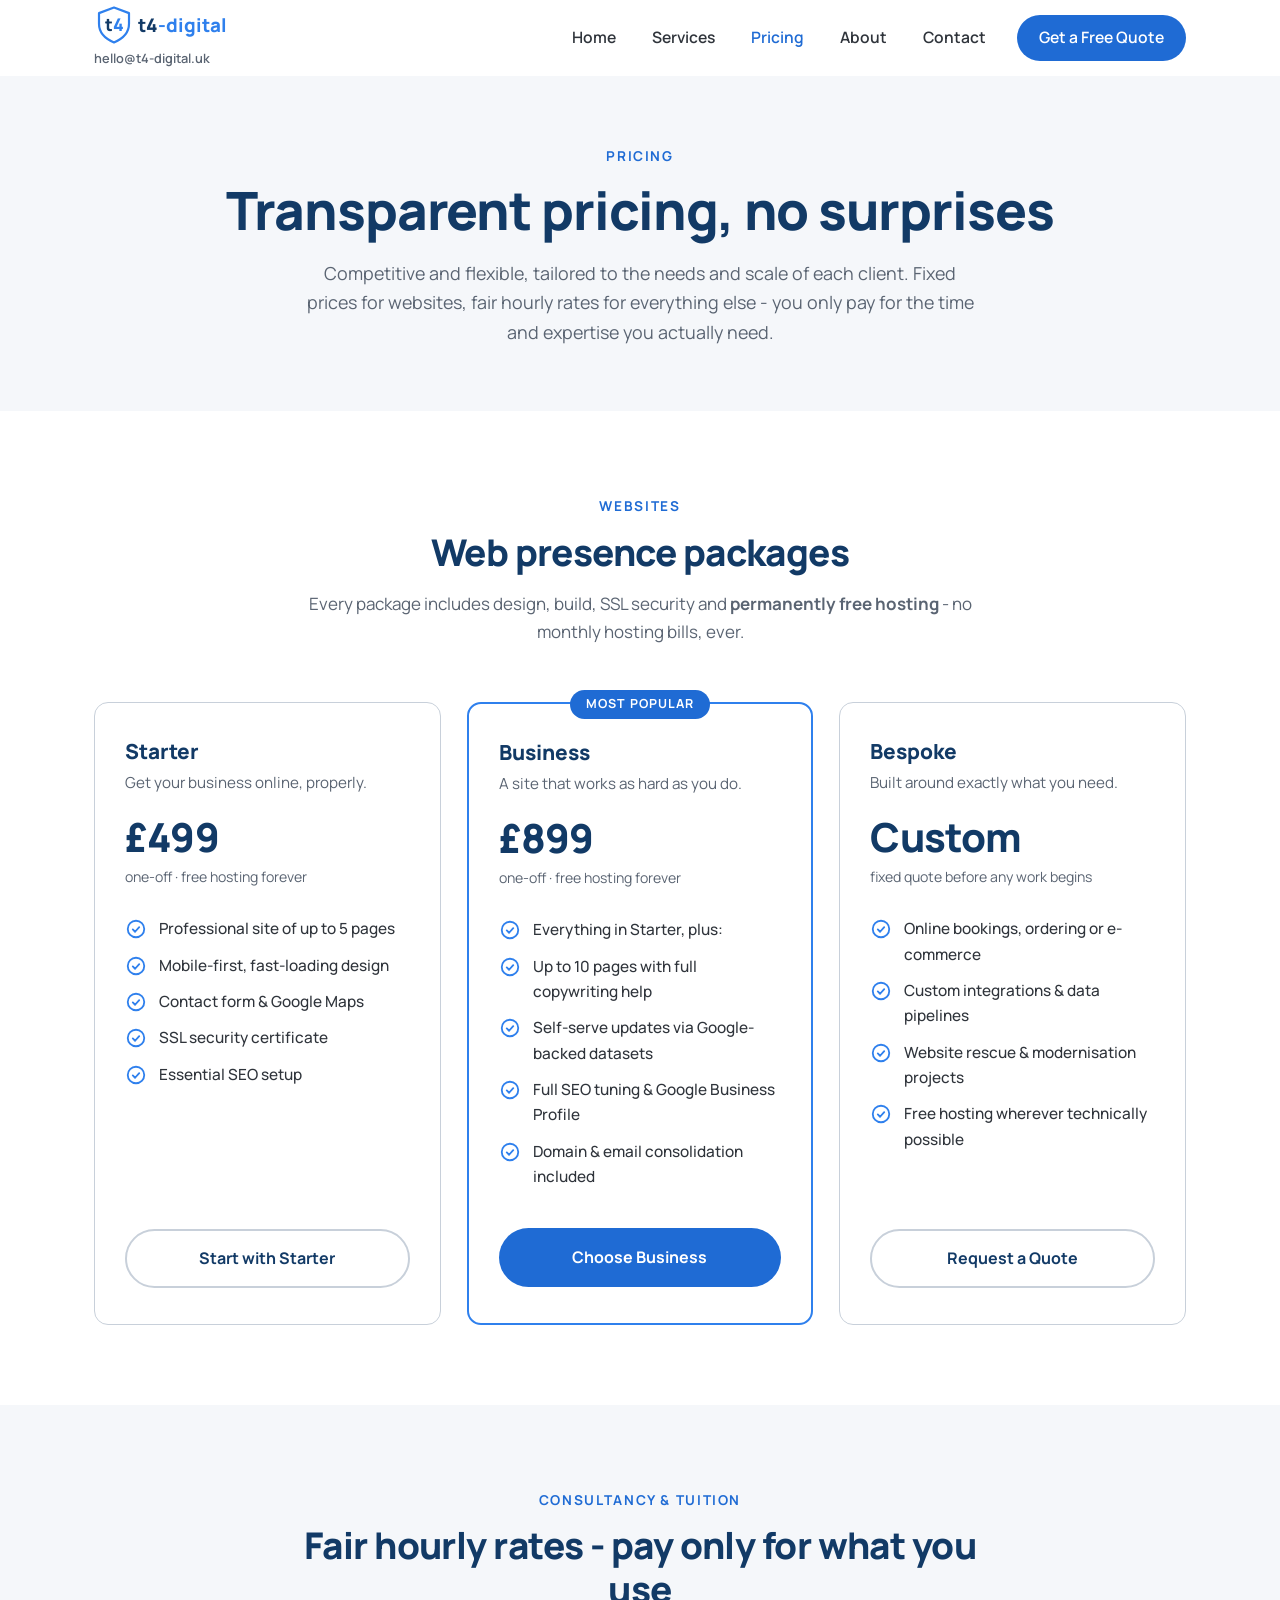
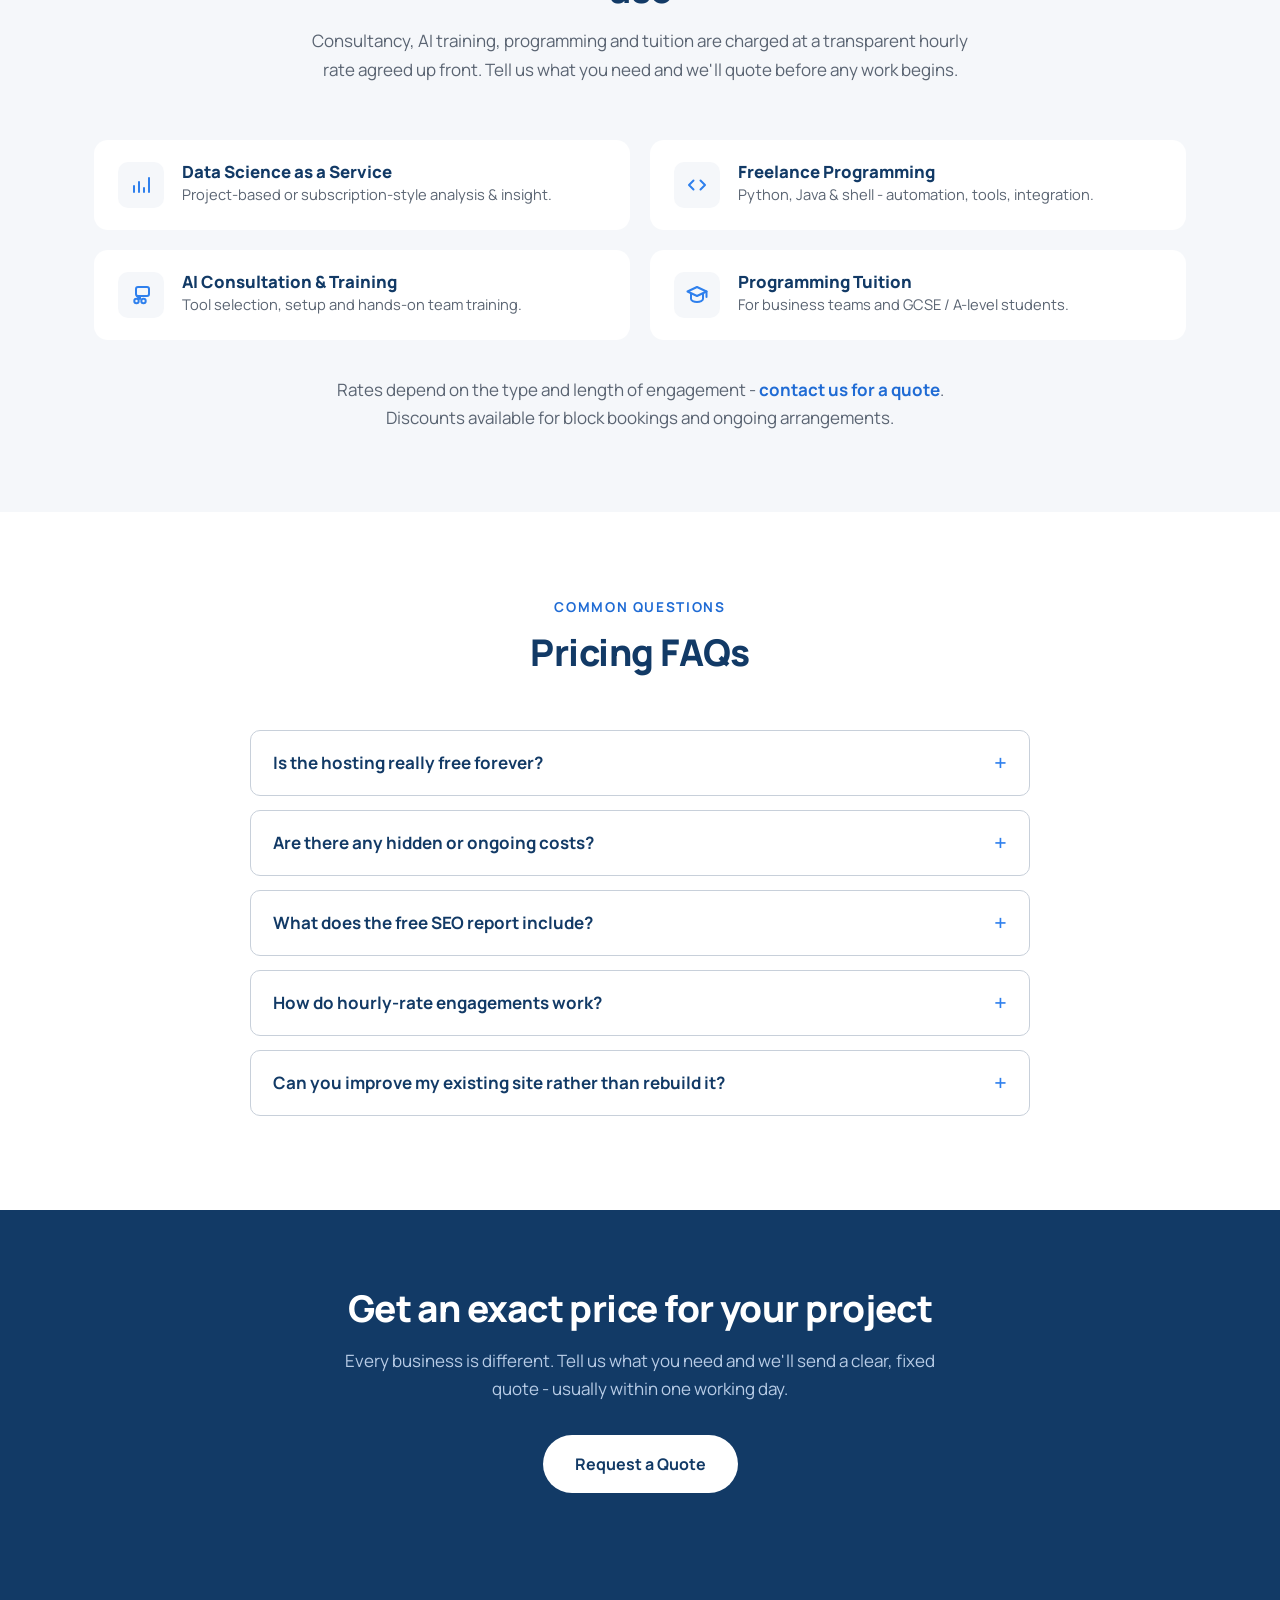
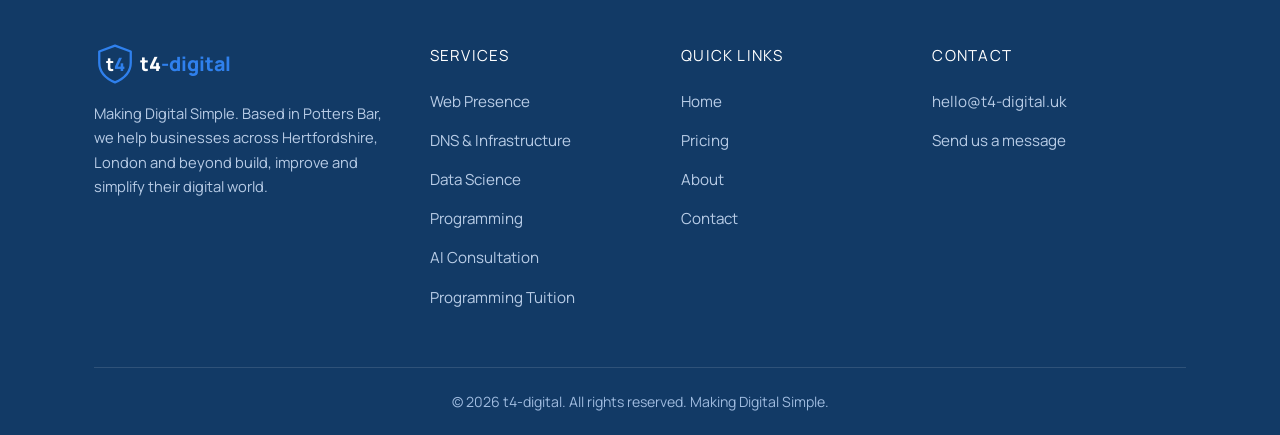
<file: pricing.html>
<!DOCTYPE html>
<html lang="en-GB">
<head>
  <meta charset="UTF-8">
  <meta name="viewport" content="width=device-width, initial-scale=1.0">
  <title>Pricing - Websites from £499 with Free Hosting | Potters Bar &amp; Hertfordshire | t4-digital</title>
  <meta name="description" content="Transparent web design pricing for Potters Bar, Hertfordshire and London businesses: websites from £499 with permanently free hosting. Consultancy, data science, AI training and tuition at fair hourly rates.">
  <link rel="canonical" href="https://t4-digital.uk/pricing.html">
  <script type="application/ld+json">
  {
    "@context": "https://schema.org",
    "@type": "ProfessionalService",
    "name": "t4-digital",
    "url": "https://t4-digital.uk/",
    "email": "hello@t4-digital.uk",
    "address": { "@type": "PostalAddress", "addressLocality": "Potters Bar", "addressRegion": "Hertfordshire", "addressCountry": "GB" },
    "areaServed": ["Potters Bar", "Hertfordshire", "London", "North London", "Barnet", "Enfield", "St Albans", "Hemel Hempstead", "Watford"]
  }
  </script>
  <link rel="icon" href="assets/favicon.ico" sizes="48x48">
  <link rel="icon" href="assets/favicon.svg" type="image/svg+xml">
  <link rel="apple-touch-icon" href="assets/apple-touch-icon.png">
  <link rel="manifest" href="assets/site.webmanifest">
  <meta name="theme-color" content="#123A66">
  <link rel="preload" href="assets/fonts/manrope-latin.woff2" as="font" type="font/woff2" crossorigin>
  <link rel="stylesheet" href="css/style.css">
</head>
<body>

<header class="site-header">
  <div class="container header-inner">
    <div class="brand">
      <a href="index.html" class="logo" aria-label="t4-digital home">
        <svg viewBox="0 0 330 64" xmlns="http://www.w3.org/2000/svg" role="img" aria-label="t4-digital logo">
          <path d="M32 4 L56 13 V30 C56 44 46 54 32 60 C18 54 8 44 8 30 V13 Z" fill="none" stroke="#2F80ED" stroke-width="3.5" stroke-linejoin="round"/>
          <text x="32" y="42" text-anchor="middle" font-family="Manrope, sans-serif" font-size="28" font-weight="800"><tspan fill="#123A66">t</tspan><tspan fill="#2F80ED">4</tspan></text>
          <text x="70" y="43" font-family="Manrope, sans-serif" font-size="30" font-weight="800"><tspan fill="#123A66">t4</tspan><tspan fill="#2F80ED">-digital</tspan></text>
        </svg>
      </a>
      <a class="header-email" href="mailto:hello@t4-digital.uk">hello@t4-digital.uk</a>
    </div>
    <button class="nav-toggle" aria-label="Toggle navigation" aria-expanded="false">
      <svg viewBox="0 0 24 24" fill="none" stroke-width="2" stroke-linecap="round"><path d="M4 7h16M4 12h16M4 17h16"/></svg>
    </button>
    <nav class="main-nav" aria-label="Main navigation">
      <a href="index.html">Home</a>
      <a href="services.html">Services</a>
      <a href="pricing.html" class="active">Pricing</a>
      <a href="about.html">About</a>
      <a href="contact.html">Contact</a>
      <a href="contact.html" class="nav-cta">Get a Free Quote</a>
    </nav>
  </div>
</header>

<main>

  <div class="page-hero">
    <div class="container">
      <span class="kicker">Pricing</span>
      <h1>Transparent pricing, no surprises</h1>
      <p>Competitive and flexible, tailored to the needs and scale of each client. Fixed prices for websites, fair hourly rates for everything else - you only pay for the time and expertise you actually need.</p>
    </div>
  </div>

  <!-- Web packages -->
  <section>
    <div class="container">
      <div class="section-head">
        <span class="kicker">Websites</span>
        <h2>Web presence packages</h2>
        <p>Every package includes design, build, SSL security and <strong>permanently free hosting</strong> - no monthly hosting bills, ever.</p>
      </div>
      <div class="pricing-grid">
        <div class="price-card reveal">
          <h3>Starter</h3>
          <p class="price-tagline">Get your business online, properly.</p>
          <div class="price">£499</div>
          <p class="price-note">one-off &middot; free hosting forever</p>
          <ul class="check-list">
            <li><svg viewBox="0 0 24 24" fill="none" stroke-width="2" stroke-linecap="round" stroke-linejoin="round"><circle cx="12" cy="12" r="9"/><path d="M8.5 12.5l2.5 2.5 4.5-5"/></svg>Professional site of up to 5 pages</li>
            <li><svg viewBox="0 0 24 24" fill="none" stroke-width="2" stroke-linecap="round" stroke-linejoin="round"><circle cx="12" cy="12" r="9"/><path d="M8.5 12.5l2.5 2.5 4.5-5"/></svg>Mobile-first, fast-loading design</li>
            <li><svg viewBox="0 0 24 24" fill="none" stroke-width="2" stroke-linecap="round" stroke-linejoin="round"><circle cx="12" cy="12" r="9"/><path d="M8.5 12.5l2.5 2.5 4.5-5"/></svg>Contact form &amp; Google Maps</li>
            <li><svg viewBox="0 0 24 24" fill="none" stroke-width="2" stroke-linecap="round" stroke-linejoin="round"><circle cx="12" cy="12" r="9"/><path d="M8.5 12.5l2.5 2.5 4.5-5"/></svg>SSL security certificate</li>
            <li><svg viewBox="0 0 24 24" fill="none" stroke-width="2" stroke-linecap="round" stroke-linejoin="round"><circle cx="12" cy="12" r="9"/><path d="M8.5 12.5l2.5 2.5 4.5-5"/></svg>Essential SEO setup</li>
          </ul>
          <a href="contact.html" class="btn btn-secondary">Start with Starter</a>
        </div>
        <div class="price-card featured reveal">
          <span class="price-badge">Most popular</span>
          <h3>Business</h3>
          <p class="price-tagline">A site that works as hard as you do.</p>
          <div class="price">£899</div>
          <p class="price-note">one-off &middot; free hosting forever</p>
          <ul class="check-list">
            <li><svg viewBox="0 0 24 24" fill="none" stroke-width="2" stroke-linecap="round" stroke-linejoin="round"><circle cx="12" cy="12" r="9"/><path d="M8.5 12.5l2.5 2.5 4.5-5"/></svg>Everything in Starter, plus:</li>
            <li><svg viewBox="0 0 24 24" fill="none" stroke-width="2" stroke-linecap="round" stroke-linejoin="round"><circle cx="12" cy="12" r="9"/><path d="M8.5 12.5l2.5 2.5 4.5-5"/></svg>Up to 10 pages with full copywriting help</li>
            <li><svg viewBox="0 0 24 24" fill="none" stroke-width="2" stroke-linecap="round" stroke-linejoin="round"><circle cx="12" cy="12" r="9"/><path d="M8.5 12.5l2.5 2.5 4.5-5"/></svg>Self-serve updates via Google-backed datasets</li>
            <li><svg viewBox="0 0 24 24" fill="none" stroke-width="2" stroke-linecap="round" stroke-linejoin="round"><circle cx="12" cy="12" r="9"/><path d="M8.5 12.5l2.5 2.5 4.5-5"/></svg>Full SEO tuning &amp; Google Business Profile</li>
            <li><svg viewBox="0 0 24 24" fill="none" stroke-width="2" stroke-linecap="round" stroke-linejoin="round"><circle cx="12" cy="12" r="9"/><path d="M8.5 12.5l2.5 2.5 4.5-5"/></svg>Domain &amp; email consolidation included</li>
          </ul>
          <a href="contact.html" class="btn btn-primary">Choose Business</a>
        </div>
        <div class="price-card reveal">
          <h3>Bespoke</h3>
          <p class="price-tagline">Built around exactly what you need.</p>
          <div class="price">Custom<small></small></div>
          <p class="price-note">fixed quote before any work begins</p>
          <ul class="check-list">
            <li><svg viewBox="0 0 24 24" fill="none" stroke-width="2" stroke-linecap="round" stroke-linejoin="round"><circle cx="12" cy="12" r="9"/><path d="M8.5 12.5l2.5 2.5 4.5-5"/></svg>Online bookings, ordering or e-commerce</li>
            <li><svg viewBox="0 0 24 24" fill="none" stroke-width="2" stroke-linecap="round" stroke-linejoin="round"><circle cx="12" cy="12" r="9"/><path d="M8.5 12.5l2.5 2.5 4.5-5"/></svg>Custom integrations &amp; data pipelines</li>
            <li><svg viewBox="0 0 24 24" fill="none" stroke-width="2" stroke-linecap="round" stroke-linejoin="round"><circle cx="12" cy="12" r="9"/><path d="M8.5 12.5l2.5 2.5 4.5-5"/></svg>Website rescue &amp; modernisation projects</li>
            <li><svg viewBox="0 0 24 24" fill="none" stroke-width="2" stroke-linecap="round" stroke-linejoin="round"><circle cx="12" cy="12" r="9"/><path d="M8.5 12.5l2.5 2.5 4.5-5"/></svg>Free hosting wherever technically possible</li>
          </ul>
          <a href="contact.html" class="btn btn-secondary">Request a Quote</a>
        </div>
      </div>
    </div>
  </section>

  <!-- Hourly services -->
  <section class="section-alt">
    <div class="container">
      <div class="section-head">
        <span class="kicker">Consultancy &amp; tuition</span>
        <h2>Fair hourly rates - pay only for what you use</h2>
        <p>Consultancy, AI training, programming and tuition are charged at a transparent hourly rate agreed up front. Tell us what you need and we'll quote before any work begins.</p>
      </div>
      <div class="rate-grid">
        <div class="rate-row reveal">
          <div class="feature-icon"><svg viewBox="0 0 24 24" fill="none" stroke-width="2" stroke-linecap="round" stroke-linejoin="round"><path d="M5 19V13M10 19V9M15 19v-4M20 19V5"/></svg></div>
          <div>
            <h3>Data Science as a Service</h3>
            <p>Project-based or subscription-style analysis &amp; insight.</p>
          </div>
        </div>
        <div class="rate-row reveal">
          <div class="feature-icon"><svg viewBox="0 0 24 24" fill="none" stroke-width="2" stroke-linecap="round" stroke-linejoin="round"><path d="M8.5 7.5 4 12l4.5 4.5M15.5 7.5 20 12l-4.5 4.5"/></svg></div>
          <div>
            <h3>Freelance Programming</h3>
            <p>Python, Java &amp; shell - automation, tools, integration.</p>
          </div>
        </div>
        <div class="rate-row reveal">
          <div class="feature-icon"><svg viewBox="0 0 24 24" fill="none" stroke-width="2" stroke-linecap="round" stroke-linejoin="round"><rect x="7" y="4" width="13" height="9" rx="2"/><path d="M11 13v3l-3-3"/><circle cx="7.5" cy="18" r="2.2"/><circle cx="14.5" cy="18" r="2.2"/></svg></div>
          <div>
            <h3>AI Consultation &amp; Training</h3>
            <p>Tool selection, setup and hands-on team training.</p>
          </div>
        </div>
        <div class="rate-row reveal">
          <div class="feature-icon"><svg viewBox="0 0 24 24" fill="none" stroke-width="2" stroke-linecap="round" stroke-linejoin="round"><path d="M12 4 2.5 8.5 12 13l9.5-4.5Z"/><path d="M6 10.7V16c0 1.5 2.7 3 6 3s6-1.5 6-3v-5.3"/><path d="M21.5 8.5V14"/></svg></div>
          <div>
            <h3>Programming Tuition</h3>
            <p>For business teams and GCSE / A-level students.</p>
          </div>
        </div>
      </div>
      <p style="text-align:center; margin: 36px auto 0; color: var(--grey-text);">Rates depend on the type and length of engagement - <a href="contact.html"><strong>contact us for a quote</strong></a>. Discounts available for block bookings and ongoing arrangements.</p>
    </div>
  </section>

  <!-- FAQ -->
  <section>
    <div class="container">
      <div class="section-head">
        <span class="kicker">Common questions</span>
        <h2>Pricing FAQs</h2>
      </div>
      <div class="faq-list">
        <details class="reveal">
          <summary>Is the hosting really free forever?</summary>
          <p>Yes. We build clean, efficient sites on modern hosting platforms with genuinely free tiers, so there's no monthly hosting bill to pass on to you. You'll only ever pay for your domain name renewal - typically around £10–£15 a year, paid directly to the registrar so you always own it.</p>
        </details>
        <details class="reveal">
          <summary>Are there any hidden or ongoing costs?</summary>
          <p>No. The package price is a one-off and covers design, build, security and hosting. The only recurring cost is your domain name. If you want ongoing changes made for you, we'll agree a fair hourly rate up front - or use the self-serve updates included in the Business package and make changes yourself for free.</p>
        </details>
        <details class="reveal">
          <summary>What does the free SEO report include?</summary>
          <p>A plain-English review of your existing website: how it performs on Google, how fast it loads, how it looks on mobile, and what's holding it back - with specific, prioritised recommendations. No obligation and no sales pressure; it's yours to act on however you choose.</p>
        </details>
        <details class="reveal">
          <summary>How do hourly-rate engagements work?</summary>
          <p>We scope the work in a free initial chat, agree the rate and an estimate before anything begins, and invoice only for time actually spent. For larger pieces of work we'll cap the cost so there are no surprises.</p>
        </details>
        <details class="reveal">
          <summary>Can you improve my existing site rather than rebuild it?</summary>
          <p>Often, yes - and if that's the cheaper option we'll tell you. Start with the free SEO report and we'll give you an honest view on whether a tune-up or a rebuild delivers better value.</p>
        </details>
      </div>
    </div>
  </section>

  <!-- CTA -->
  <section class="cta-band">
    <div class="container">
      <h2>Get an exact price for your project</h2>
      <p>Every business is different. Tell us what you need and we'll send a clear, fixed quote - usually within one working day.</p>
      <a href="contact.html" class="btn btn-light">Request a Quote</a>
    </div>
  </section>

</main>

<footer class="site-footer">
  <div class="container">
    <div class="footer-grid">
      <div class="footer-brand">
        <svg viewBox="0 0 330 64" xmlns="http://www.w3.org/2000/svg" role="img" aria-label="t4-digital logo">
          <path d="M32 4 L56 13 V30 C56 44 46 54 32 60 C18 54 8 44 8 30 V13 Z" fill="none" stroke="#2F80ED" stroke-width="3.5" stroke-linejoin="round"/>
          <text x="32" y="42" text-anchor="middle" font-family="Manrope, sans-serif" font-size="28" font-weight="800"><tspan fill="#FFFFFF">t</tspan><tspan fill="#2F80ED">4</tspan></text>
          <text x="70" y="43" font-family="Manrope, sans-serif" font-size="30" font-weight="800"><tspan fill="#FFFFFF">t4</tspan><tspan fill="#2F80ED">-digital</tspan></text>
        </svg>
        <p>Making Digital Simple. Based in Potters Bar, we help businesses across Hertfordshire, London and beyond build, improve and simplify their digital world.</p>
      </div>
      <div>
        <div class="footer-title">Services</div>
        <ul>
          <li><a href="services.html#web-presence">Web Presence</a></li>
          <li><a href="services.html#dns-infrastructure">DNS &amp; Infrastructure</a></li>
          <li><a href="services.html#data-science">Data Science</a></li>
          <li><a href="services.html#programming">Programming</a></li>
          <li><a href="services.html#ai-consultation">AI Consultation</a></li>
          <li><a href="services.html#tuition">Programming Tuition</a></li>
        </ul>
      </div>
      <div>
        <div class="footer-title">Quick Links</div>
        <ul>
          <li><a href="index.html">Home</a></li>
          <li><a href="pricing.html">Pricing</a></li>
          <li><a href="about.html">About</a></li>
          <li><a href="contact.html">Contact</a></li>
        </ul>
      </div>
      <div>
        <div class="footer-title">Contact</div>
        <ul>
          <li><a href="mailto:hello@t4-digital.uk">hello@t4-digital.uk</a></li>
          <li><a href="contact.html">Send us a message</a></li>
        </ul>
      </div>
    </div>
    <div class="footer-bottom">
      © <span id="year">2026</span> t4-digital. All rights reserved. Making Digital Simple.
    </div>
  </div>
</footer>

<script src="js/main.js" defer></script>
</body>
</html>
</file>
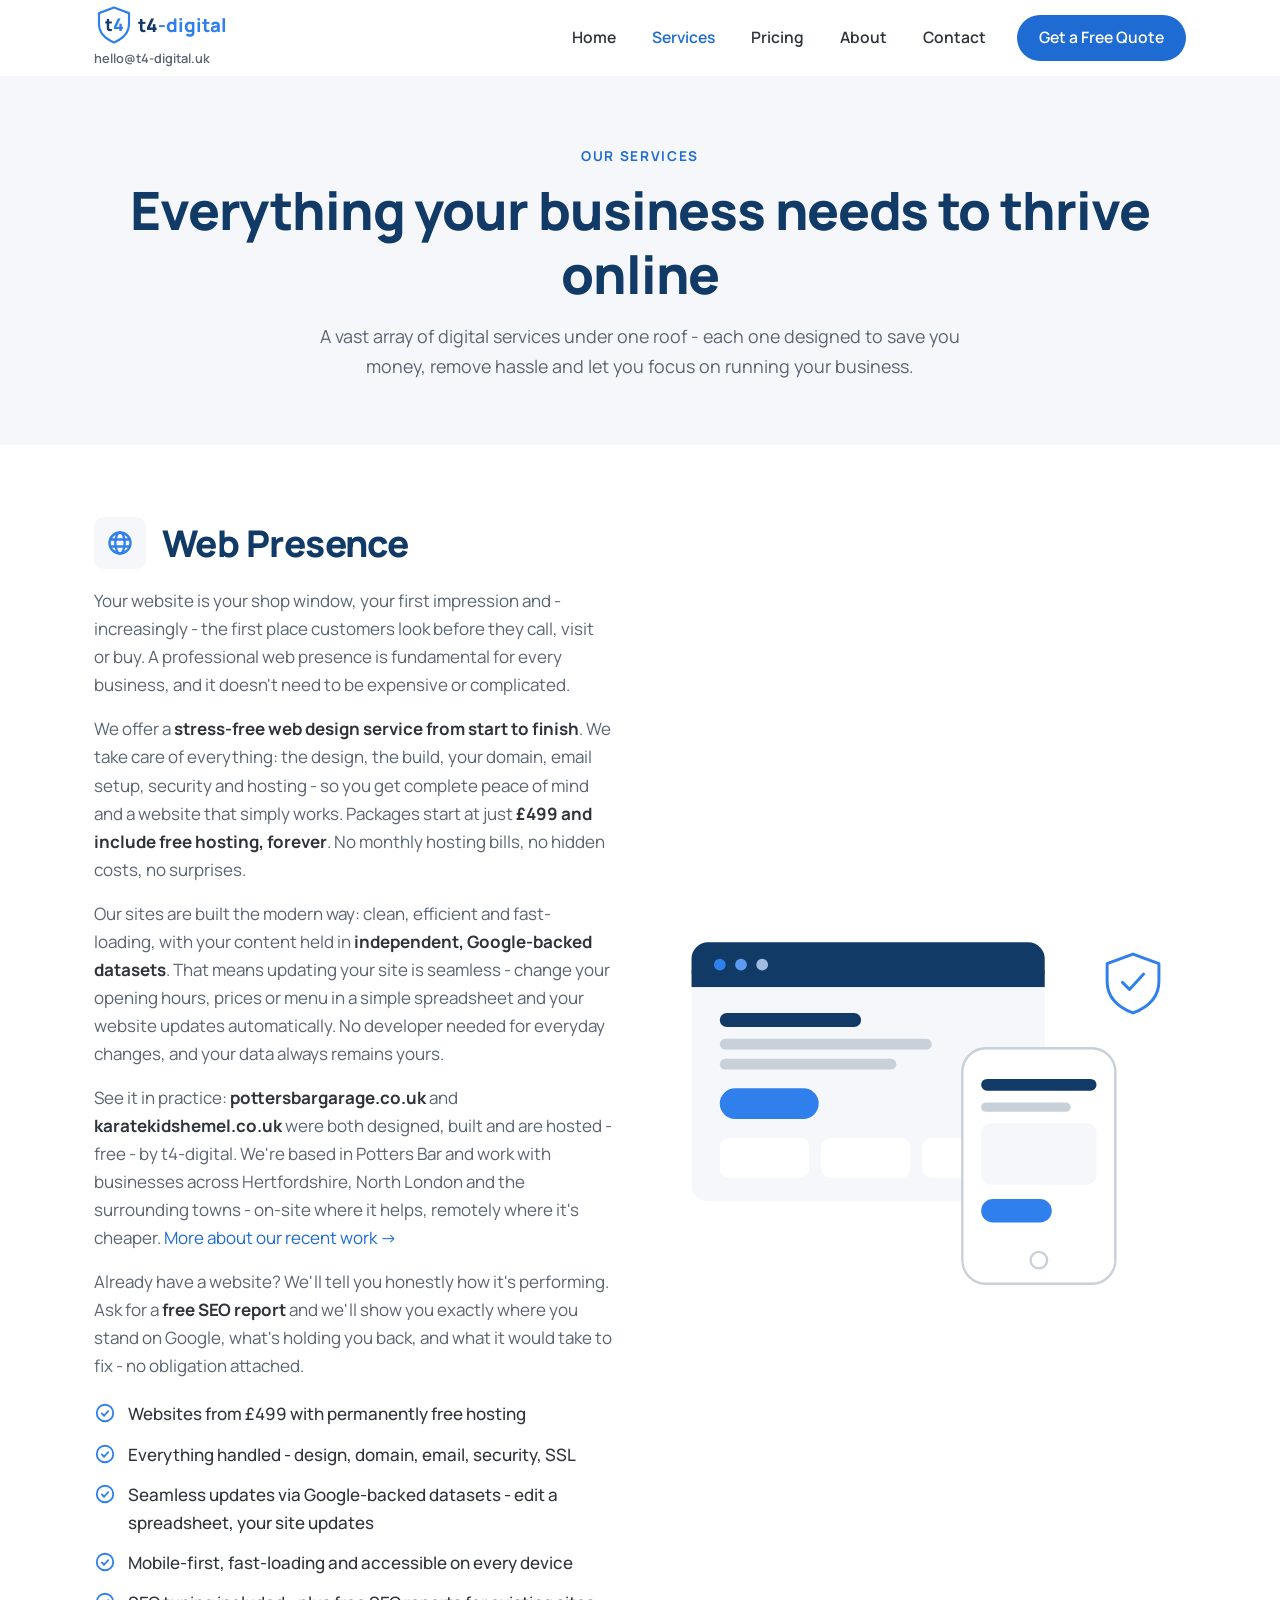
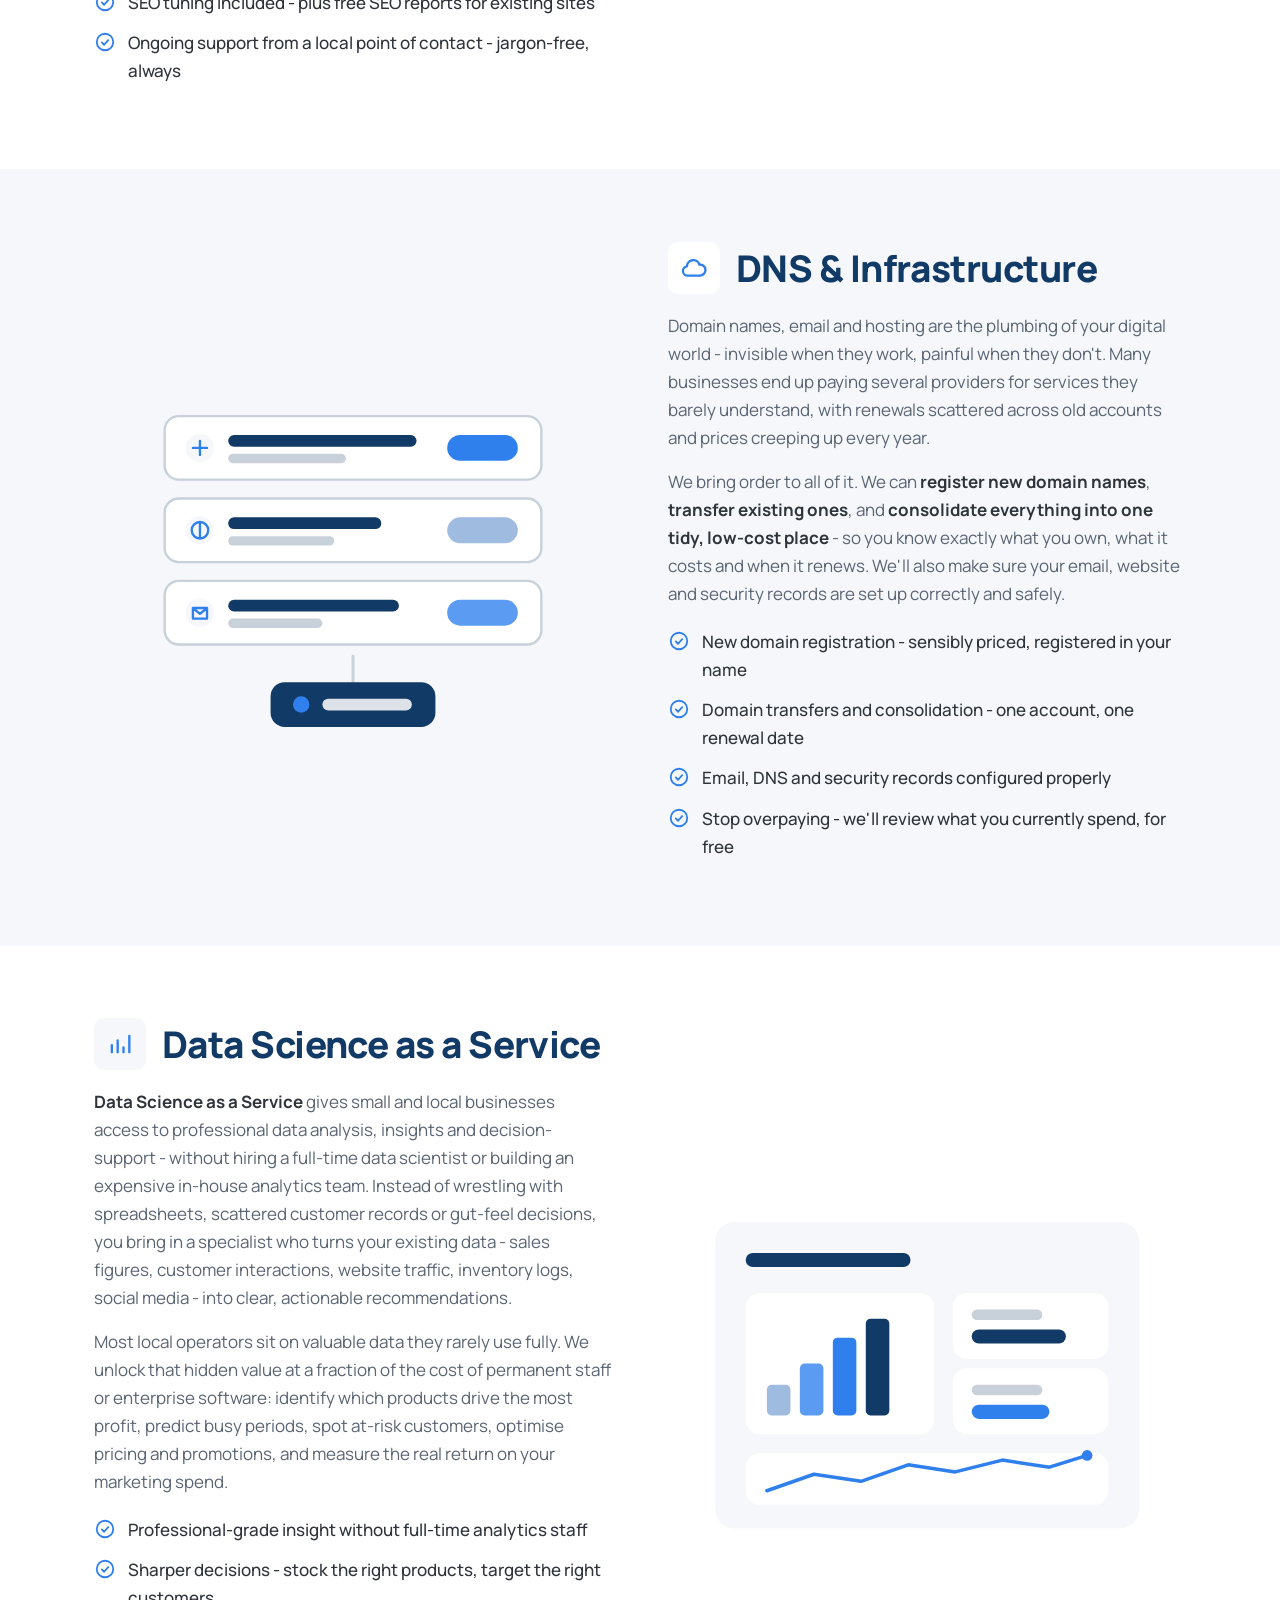
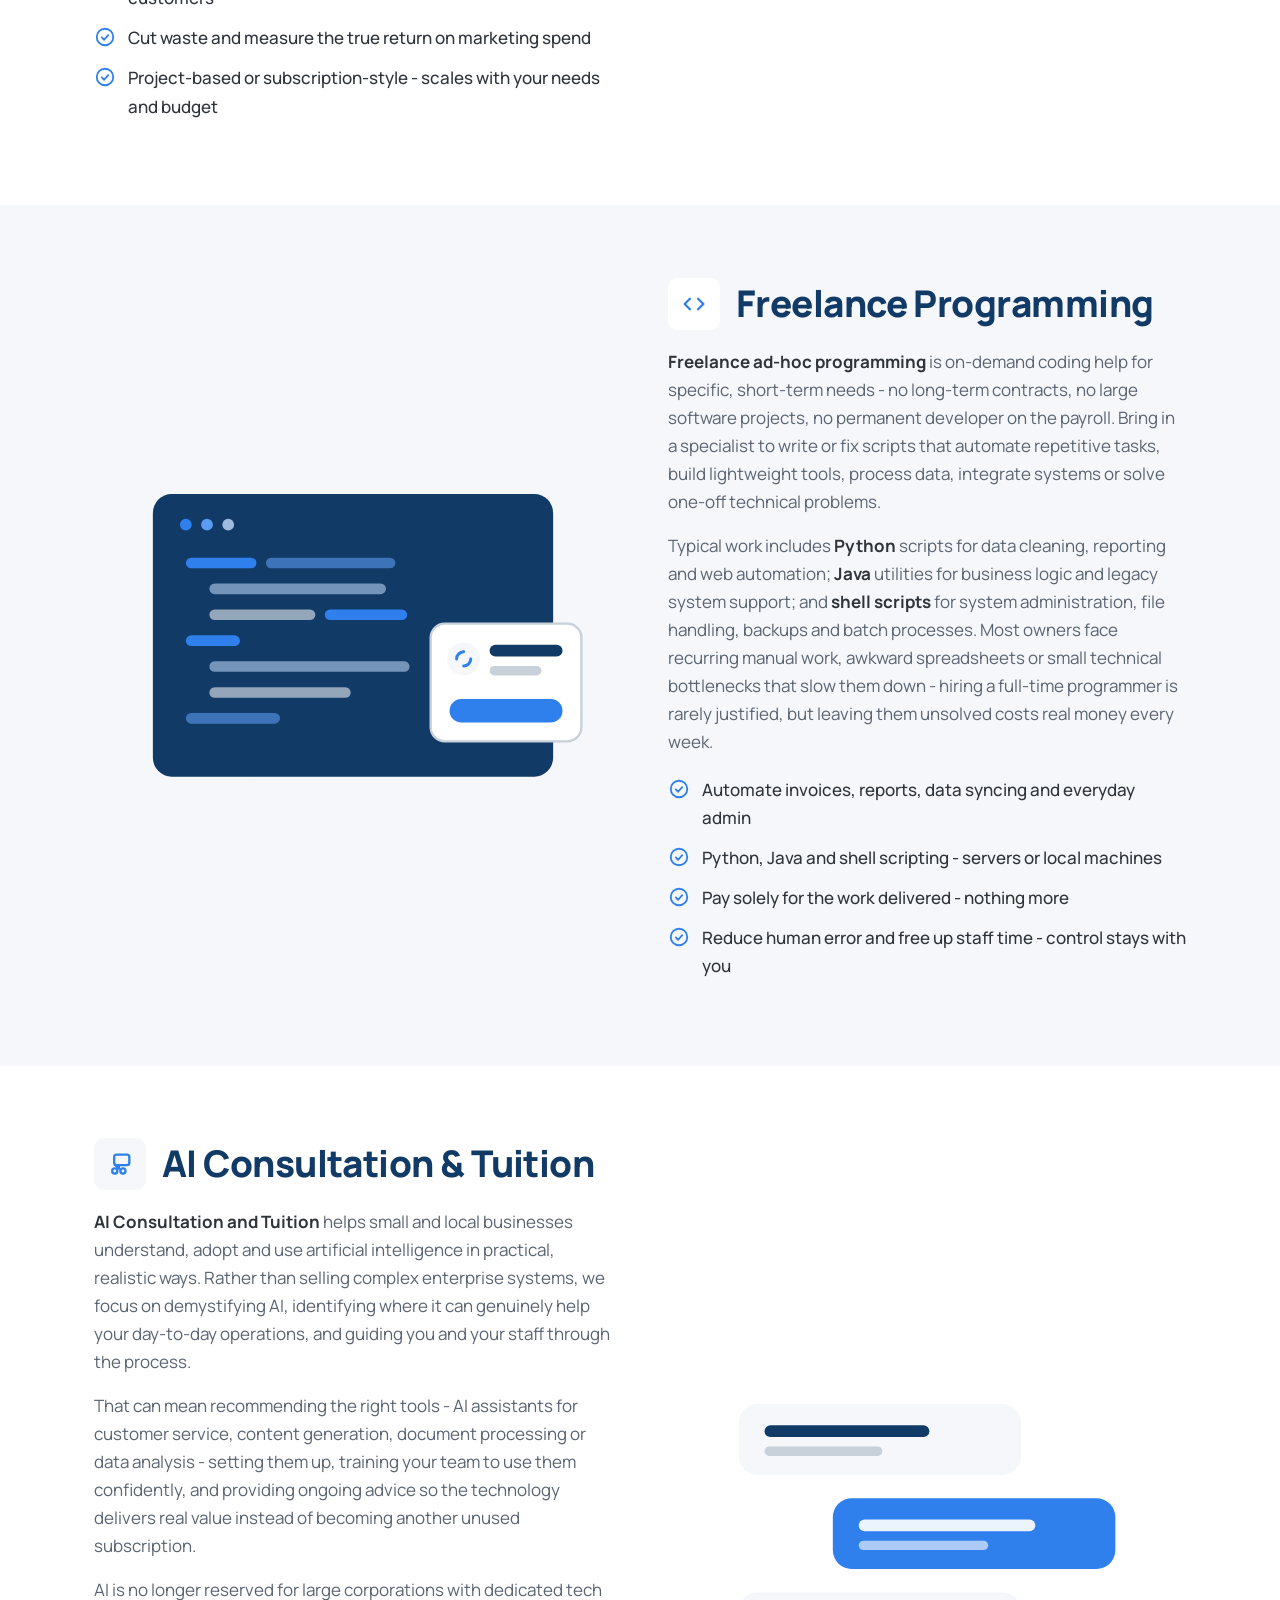
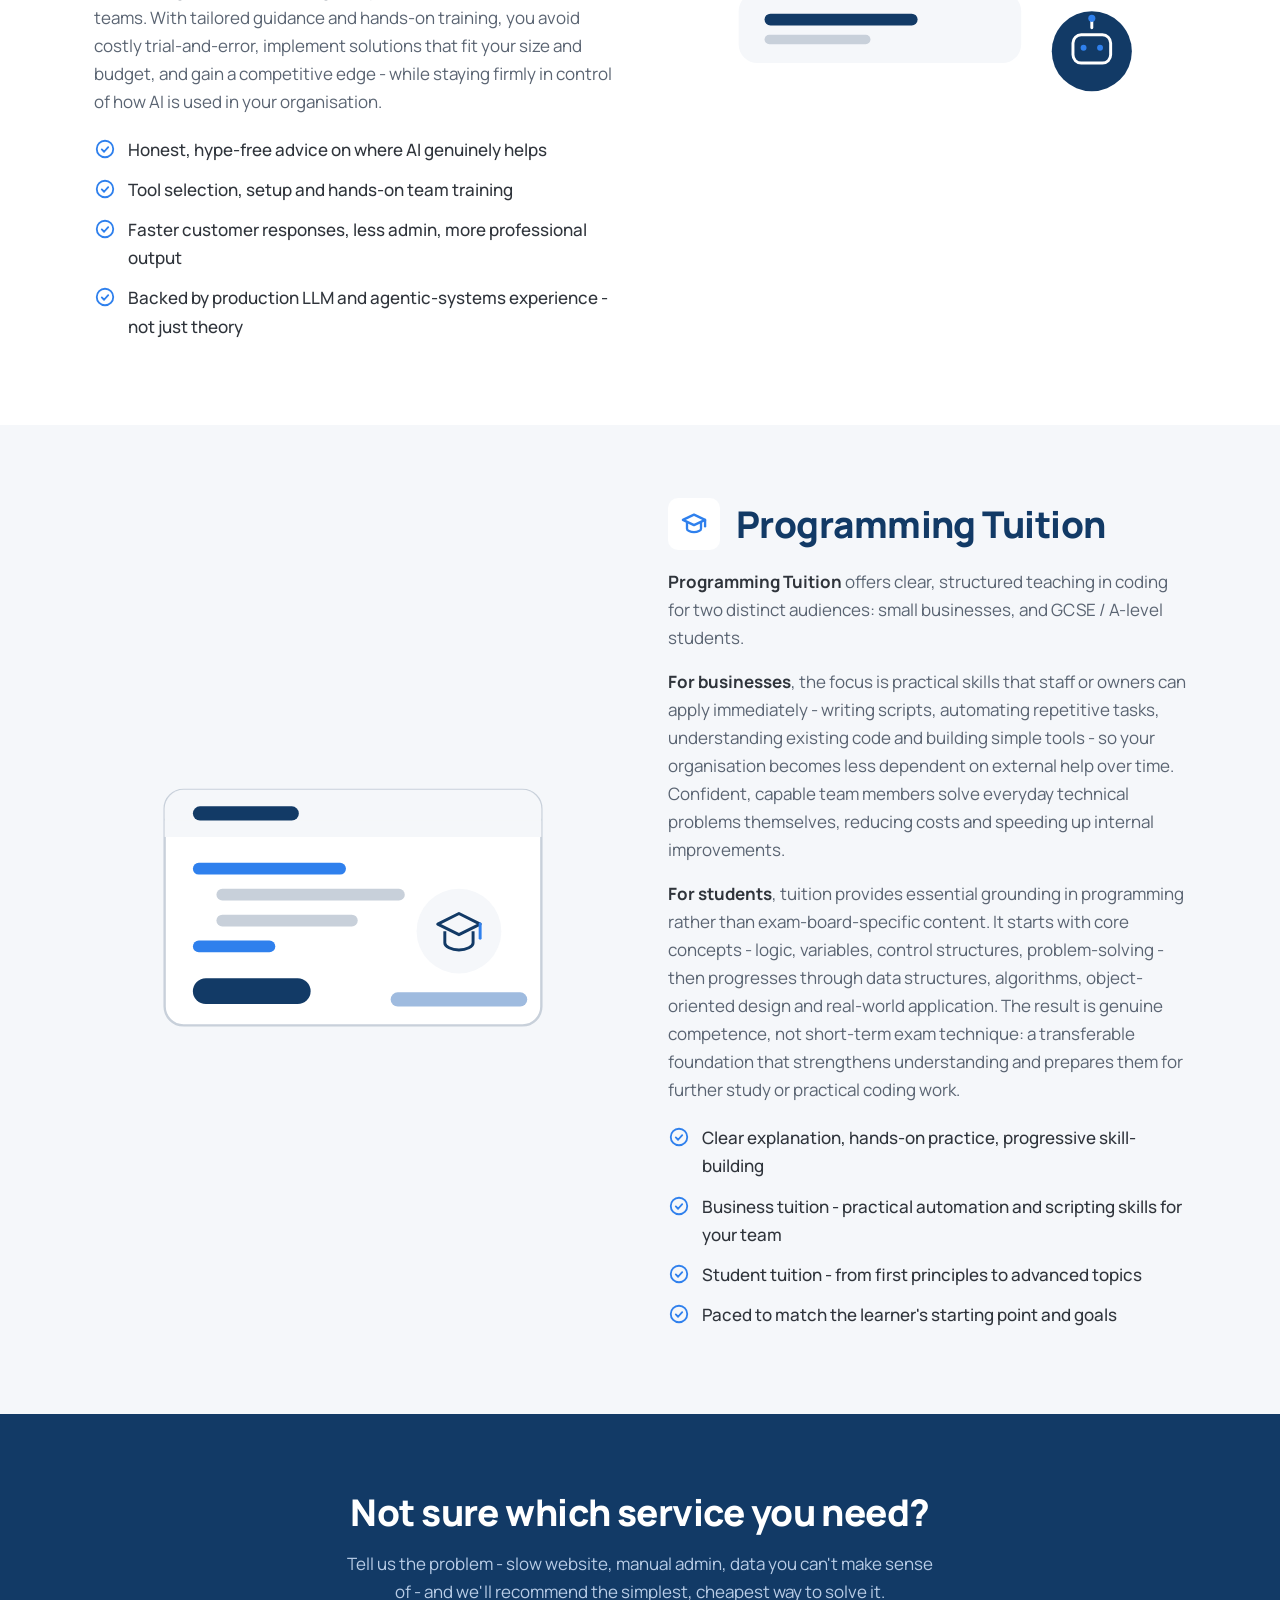
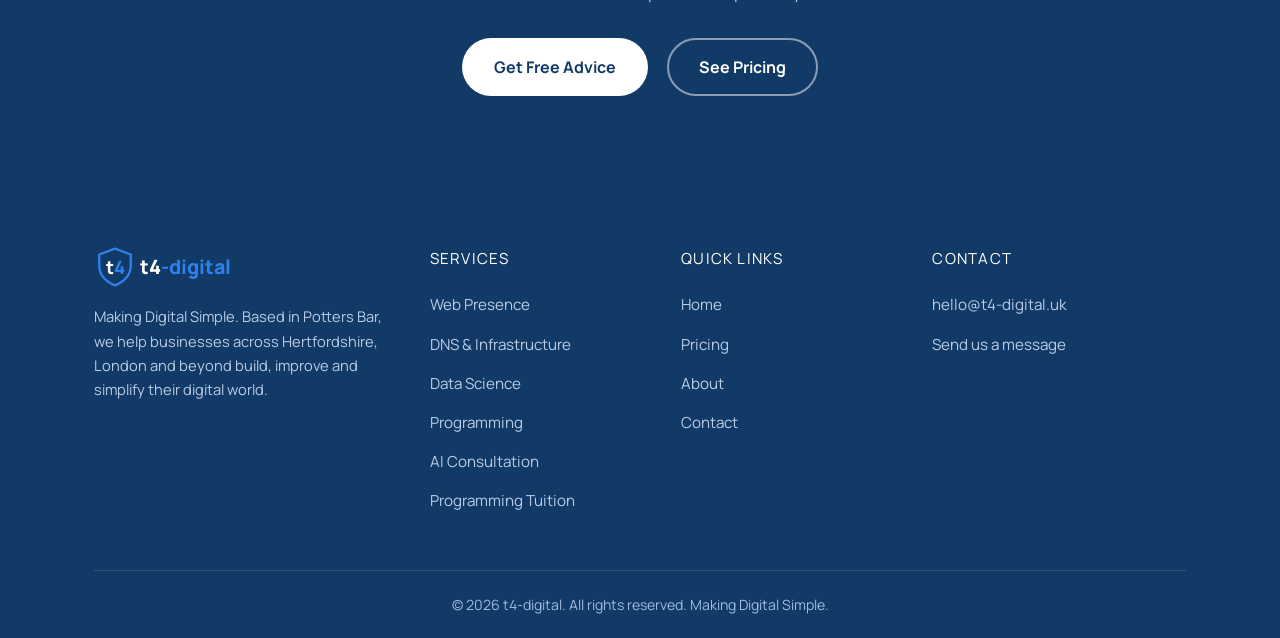
<file: services.html>
<!DOCTYPE html>
<html lang="en-GB">
<head>
  <meta charset="UTF-8">
  <meta name="viewport" content="width=device-width, initial-scale=1.0">
  <title>Services - Web Design, Data Science, AI &amp; Programming in Potters Bar, Hertfordshire | t4-digital</title>
  <meta name="description" content="Web design from £499 with free hosting, DNS and domain management, data science, freelance programming, AI consultation and tuition - for small businesses in Potters Bar, Hertfordshire, London and surrounding areas.">
  <link rel="canonical" href="https://t4-digital.uk/services.html">
  <script type="application/ld+json">
  {
    "@context": "https://schema.org",
    "@type": "ProfessionalService",
    "name": "t4-digital",
    "url": "https://t4-digital.uk/",
    "email": "hello@t4-digital.uk",
    "address": { "@type": "PostalAddress", "addressLocality": "Potters Bar", "addressRegion": "Hertfordshire", "addressCountry": "GB" },
    "areaServed": ["Potters Bar", "Hertfordshire", "London", "North London", "Barnet", "Enfield", "St Albans", "Hemel Hempstead", "Watford"]
  }
  </script>
  <link rel="icon" href="assets/favicon.ico" sizes="48x48">
  <link rel="icon" href="assets/favicon.svg" type="image/svg+xml">
  <link rel="apple-touch-icon" href="assets/apple-touch-icon.png">
  <link rel="manifest" href="assets/site.webmanifest">
  <meta name="theme-color" content="#123A66">
  <link rel="preload" href="assets/fonts/manrope-latin.woff2" as="font" type="font/woff2" crossorigin>
  <link rel="stylesheet" href="css/style.css">
</head>
<body>

<header class="site-header">
  <div class="container header-inner">
    <div class="brand">
      <a href="index.html" class="logo" aria-label="t4-digital home">
        <svg viewBox="0 0 330 64" xmlns="http://www.w3.org/2000/svg" role="img" aria-label="t4-digital logo">
          <path d="M32 4 L56 13 V30 C56 44 46 54 32 60 C18 54 8 44 8 30 V13 Z" fill="none" stroke="#2F80ED" stroke-width="3.5" stroke-linejoin="round"/>
          <text x="32" y="42" text-anchor="middle" font-family="Manrope, sans-serif" font-size="28" font-weight="800"><tspan fill="#123A66">t</tspan><tspan fill="#2F80ED">4</tspan></text>
          <text x="70" y="43" font-family="Manrope, sans-serif" font-size="30" font-weight="800"><tspan fill="#123A66">t4</tspan><tspan fill="#2F80ED">-digital</tspan></text>
        </svg>
      </a>
      <a class="header-email" href="mailto:hello@t4-digital.uk">hello@t4-digital.uk</a>
    </div>
    <button class="nav-toggle" aria-label="Toggle navigation" aria-expanded="false">
      <svg viewBox="0 0 24 24" fill="none" stroke-width="2" stroke-linecap="round"><path d="M4 7h16M4 12h16M4 17h16"/></svg>
    </button>
    <nav class="main-nav" aria-label="Main navigation">
      <a href="index.html">Home</a>
      <a href="services.html" class="active">Services</a>
      <a href="pricing.html">Pricing</a>
      <a href="about.html">About</a>
      <a href="contact.html">Contact</a>
      <a href="contact.html" class="nav-cta">Get a Free Quote</a>
    </nav>
  </div>
</header>

<main>

  <div class="page-hero">
    <div class="container">
      <span class="kicker">Our Services</span>
      <h1>Everything your business needs to thrive online</h1>
      <p>A vast array of digital services under one roof - each one designed to save you money, remove hassle and let you focus on running your business.</p>
    </div>
  </div>

  <!-- Web Presence -->
  <section class="service-detail" id="web-presence">
    <div class="container service-grid">
      <div class="service-copy">
        <div class="service-icon-title">
          <div class="card-icon"><svg viewBox="0 0 24 24" fill="none" stroke-width="2" stroke-linecap="round" stroke-linejoin="round"><circle cx="12" cy="12" r="9"/><ellipse cx="12" cy="12" rx="4" ry="9"/><path d="M3.5 9h17M3.5 15h17"/></svg></div>
          <h2>Web Presence</h2>
        </div>
        <p>Your website is your shop window, your first impression and - increasingly - the first place customers look before they call, visit or buy. A professional web presence is fundamental for every business, and it doesn't need to be expensive or complicated.</p>
        <p>We offer a <strong>stress-free web design service from start to finish</strong>. We take care of everything: the design, the build, your domain, email setup, security and hosting - so you get complete peace of mind and a website that simply works. Packages start at just <strong>£499 and include free hosting, forever</strong>. No monthly hosting bills, no hidden costs, no surprises.</p>
        <p>Our sites are built the modern way: clean, efficient and fast-loading, with your content held in <strong>independent, Google-backed datasets</strong>. That means updating your site is seamless - change your opening hours, prices or menu in a simple spreadsheet and your website updates automatically. No developer needed for everyday changes, and your data always remains yours.</p>
        <p>See it in practice: <a href="https://pottersbargarage.co.uk" target="_blank" rel="noopener"><strong>pottersbargarage.co.uk</strong></a> and <a href="https://karatekidshemel.co.uk" target="_blank" rel="noopener"><strong>karatekidshemel.co.uk</strong></a> were both designed, built and are hosted - free - by t4-digital. We're based in Potters Bar and work with businesses across Hertfordshire, North London and the surrounding towns - on-site where it helps, remotely where it's cheaper. <a href="index.html#recent-work">More about our recent work →</a></p>
        <p>Already have a website? We'll tell you honestly how it's performing. Ask for a <strong>free SEO report</strong> and we'll show you exactly where you stand on Google, what's holding you back, and what it would take to fix - no obligation attached.</p>
        <ul class="check-list">
          <li><svg viewBox="0 0 24 24" fill="none" stroke-width="2" stroke-linecap="round" stroke-linejoin="round"><circle cx="12" cy="12" r="9"/><path d="M8.5 12.5l2.5 2.5 4.5-5"/></svg>Websites from £499 with permanently free hosting</li>
          <li><svg viewBox="0 0 24 24" fill="none" stroke-width="2" stroke-linecap="round" stroke-linejoin="round"><circle cx="12" cy="12" r="9"/><path d="M8.5 12.5l2.5 2.5 4.5-5"/></svg>Everything handled - design, domain, email, security, SSL</li>
          <li><svg viewBox="0 0 24 24" fill="none" stroke-width="2" stroke-linecap="round" stroke-linejoin="round"><circle cx="12" cy="12" r="9"/><path d="M8.5 12.5l2.5 2.5 4.5-5"/></svg>Seamless updates via Google-backed datasets - edit a spreadsheet, your site updates</li>
          <li><svg viewBox="0 0 24 24" fill="none" stroke-width="2" stroke-linecap="round" stroke-linejoin="round"><circle cx="12" cy="12" r="9"/><path d="M8.5 12.5l2.5 2.5 4.5-5"/></svg>Mobile-first, fast-loading and accessible on every device</li>
          <li><svg viewBox="0 0 24 24" fill="none" stroke-width="2" stroke-linecap="round" stroke-linejoin="round"><circle cx="12" cy="12" r="9"/><path d="M8.5 12.5l2.5 2.5 4.5-5"/></svg>SEO tuning included - plus free SEO reports for existing sites</li>
          <li><svg viewBox="0 0 24 24" fill="none" stroke-width="2" stroke-linecap="round" stroke-linejoin="round"><circle cx="12" cy="12" r="9"/><path d="M8.5 12.5l2.5 2.5 4.5-5"/></svg>Ongoing support from a local point of contact - jargon-free, always</li>
        </ul>
      </div>
      <div class="service-art">
        <svg viewBox="0 0 440 340" xmlns="http://www.w3.org/2000/svg" role="img" aria-label="Website on desktop and mobile">
          <rect x="20" y="30" width="300" height="220" rx="14" fill="#F5F7FA"/>
          <rect x="20" y="30" width="300" height="38" rx="14" fill="#123A66"/>
          <rect x="20" y="54" width="300" height="14" fill="#123A66"/>
          <circle cx="44" cy="49" r="5" fill="#2F80ED"/><circle cx="62" cy="49" r="5" fill="#5B9BF1"/><circle cx="80" cy="49" r="5" fill="#9FBBDF"/>
          <rect x="44" y="90" width="120" height="12" rx="6" fill="#123A66"/>
          <rect x="44" y="112" width="180" height="9" rx="4.5" fill="#C8D0DA"/>
          <rect x="44" y="129" width="150" height="9" rx="4.5" fill="#C8D0DA"/>
          <rect x="44" y="154" width="84" height="26" rx="13" fill="#2F80ED"/>
          <rect x="44" y="196" width="76" height="34" rx="8" fill="#FFFFFF"/>
          <rect x="130" y="196" width="76" height="34" rx="8" fill="#FFFFFF"/>
          <rect x="216" y="196" width="76" height="34" rx="8" fill="#FFFFFF"/>
          <rect x="250" y="120" width="130" height="200" rx="20" fill="#FFFFFF" stroke="#C8D0DA" stroke-width="2"/>
          <rect x="266" y="146" width="98" height="10" rx="5" fill="#123A66"/>
          <rect x="266" y="166" width="76" height="8" rx="4" fill="#C8D0DA"/>
          <rect x="266" y="184" width="98" height="52" rx="8" fill="#F5F7FA"/>
          <rect x="266" y="248" width="60" height="20" rx="10" fill="#2F80ED"/>
          <circle cx="315" cy="300" r="7" fill="none" stroke="#C8D0DA" stroke-width="2"/>
          <path d="M395 40 l22 8 v15 c0 13 -9 22 -22 27 c-13 -5 -22 -14 -22 -27 v-15 z" fill="none" stroke="#2F80ED" stroke-width="2.5" stroke-linejoin="round"/>
          <path d="M386 64 l6 6 12 -13" fill="none" stroke="#2F80ED" stroke-width="2.5" stroke-linecap="round" stroke-linejoin="round"/>
        </svg>
      </div>
    </div>
  </section>

  <!-- DNS & Infrastructure -->
  <section class="service-detail section-alt" id="dns-infrastructure">
    <div class="container service-grid reverse">
      <div class="service-copy">
        <div class="service-icon-title">
          <div class="card-icon"><svg viewBox="0 0 24 24" fill="none" stroke-width="2" stroke-linecap="round" stroke-linejoin="round"><path d="M17.5 18.5h-11a4 4 0 0 1-.6-7.95A5.5 5.5 0 0 1 16.6 9a4.75 4.75 0 0 1 .9 9.5z"/></svg></div>
          <h2>DNS &amp; Infrastructure</h2>
        </div>
        <p>Domain names, email and hosting are the plumbing of your digital world - invisible when they work, painful when they don't. Many businesses end up paying several providers for services they barely understand, with renewals scattered across old accounts and prices creeping up every year.</p>
        <p>We bring order to all of it. We can <strong>register new domain names</strong>, <strong>transfer existing ones</strong>, and <strong>consolidate everything into one tidy, low-cost place</strong> - so you know exactly what you own, what it costs and when it renews. We'll also make sure your email, website and security records are set up correctly and safely.</p>
        <ul class="check-list">
          <li><svg viewBox="0 0 24 24" fill="none" stroke-width="2" stroke-linecap="round" stroke-linejoin="round"><circle cx="12" cy="12" r="9"/><path d="M8.5 12.5l2.5 2.5 4.5-5"/></svg>New domain registration - sensibly priced, registered in your name</li>
          <li><svg viewBox="0 0 24 24" fill="none" stroke-width="2" stroke-linecap="round" stroke-linejoin="round"><circle cx="12" cy="12" r="9"/><path d="M8.5 12.5l2.5 2.5 4.5-5"/></svg>Domain transfers and consolidation - one account, one renewal date</li>
          <li><svg viewBox="0 0 24 24" fill="none" stroke-width="2" stroke-linecap="round" stroke-linejoin="round"><circle cx="12" cy="12" r="9"/><path d="M8.5 12.5l2.5 2.5 4.5-5"/></svg>Email, DNS and security records configured properly</li>
          <li><svg viewBox="0 0 24 24" fill="none" stroke-width="2" stroke-linecap="round" stroke-linejoin="round"><circle cx="12" cy="12" r="9"/><path d="M8.5 12.5l2.5 2.5 4.5-5"/></svg>Stop overpaying - we'll review what you currently spend, for free</li>
        </ul>
      </div>
      <div class="service-art">
        <svg viewBox="0 0 440 320" xmlns="http://www.w3.org/2000/svg" role="img" aria-label="Domains and infrastructure illustration">
          <rect x="60" y="40" width="320" height="54" rx="12" fill="#FFFFFF" stroke="#C8D0DA" stroke-width="2"/>
          <circle cx="90" cy="67" r="12" fill="#F5F7FA"/><path d="M84 67h12M90 61v12" stroke="#2F80ED" stroke-width="2" stroke-linecap="round"/>
          <rect x="114" y="56" width="160" height="10" rx="5" fill="#123A66"/>
          <rect x="114" y="72" width="100" height="8" rx="4" fill="#C8D0DA"/>
          <rect x="300" y="56" width="60" height="22" rx="11" fill="#2F80ED"/>
          <rect x="60" y="110" width="320" height="54" rx="12" fill="#FFFFFF" stroke="#C8D0DA" stroke-width="2"/>
          <circle cx="90" cy="137" r="12" fill="#F5F7FA"/><path d="M83 137a7 7 0 0 0 14 0a7 7 0 0 0-14 0M90 130v14" stroke="#2F80ED" stroke-width="2" stroke-linecap="round" fill="none"/>
          <rect x="114" y="126" width="130" height="10" rx="5" fill="#123A66"/>
          <rect x="114" y="142" width="90" height="8" rx="4" fill="#C8D0DA"/>
          <rect x="300" y="126" width="60" height="22" rx="11" fill="#9FBBDF"/>
          <rect x="60" y="180" width="320" height="54" rx="12" fill="#FFFFFF" stroke="#C8D0DA" stroke-width="2"/>
          <circle cx="90" cy="207" r="12" fill="#F5F7FA"/><path d="M84 203l6 5 6-5M84 203h12v9h-12z" stroke="#2F80ED" stroke-width="2" stroke-linejoin="round" fill="none"/>
          <rect x="114" y="196" width="145" height="10" rx="5" fill="#123A66"/>
          <rect x="114" y="212" width="80" height="8" rx="4" fill="#C8D0DA"/>
          <rect x="300" y="196" width="60" height="22" rx="11" fill="#5B9BF1"/>
          <path d="M220 244v22" stroke="#C8D0DA" stroke-width="2.5" stroke-linecap="round"/>
          <rect x="150" y="266" width="140" height="38" rx="12" fill="#123A66"/>
          <circle cx="176" cy="285" r="7" fill="#2F80ED"/>
          <rect x="194" y="280" width="76" height="10" rx="5" fill="#FFFFFF" opacity="0.85"/>
        </svg>
      </div>
    </div>
  </section>

  <!-- Data Science -->
  <section class="service-detail" id="data-science">
    <div class="container service-grid">
      <div class="service-copy">
        <div class="service-icon-title">
          <div class="card-icon"><svg viewBox="0 0 24 24" fill="none" stroke-width="2" stroke-linecap="round" stroke-linejoin="round"><path d="M5 19V13M10 19V9M15 19v-4M20 19V5"/></svg></div>
          <h2>Data Science as a Service</h2>
        </div>
        <p><strong>Data Science as a Service</strong> gives small and local businesses access to professional data analysis, insights and decision-support - without hiring a full-time data scientist or building an expensive in-house analytics team. Instead of wrestling with spreadsheets, scattered customer records or gut-feel decisions, you bring in a specialist who turns your existing data - sales figures, customer interactions, website traffic, inventory logs, social media - into clear, actionable recommendations.</p>
        <p>Most local operators sit on valuable data they rarely use fully. We unlock that hidden value at a fraction of the cost of permanent staff or enterprise software: identify which products drive the most profit, predict busy periods, spot at-risk customers, optimise pricing and promotions, and measure the real return on your marketing spend.</p>
        <ul class="check-list">
          <li><svg viewBox="0 0 24 24" fill="none" stroke-width="2" stroke-linecap="round" stroke-linejoin="round"><circle cx="12" cy="12" r="9"/><path d="M8.5 12.5l2.5 2.5 4.5-5"/></svg>Professional-grade insight without full-time analytics staff</li>
          <li><svg viewBox="0 0 24 24" fill="none" stroke-width="2" stroke-linecap="round" stroke-linejoin="round"><circle cx="12" cy="12" r="9"/><path d="M8.5 12.5l2.5 2.5 4.5-5"/></svg>Sharper decisions - stock the right products, target the right customers</li>
          <li><svg viewBox="0 0 24 24" fill="none" stroke-width="2" stroke-linecap="round" stroke-linejoin="round"><circle cx="12" cy="12" r="9"/><path d="M8.5 12.5l2.5 2.5 4.5-5"/></svg>Cut waste and measure the true return on marketing spend</li>
          <li><svg viewBox="0 0 24 24" fill="none" stroke-width="2" stroke-linecap="round" stroke-linejoin="round"><circle cx="12" cy="12" r="9"/><path d="M8.5 12.5l2.5 2.5 4.5-5"/></svg>Project-based or subscription-style - scales with your needs and budget</li>
        </ul>
      </div>
      <div class="service-art">
        <svg viewBox="0 0 440 320" xmlns="http://www.w3.org/2000/svg" role="img" aria-label="Data insight dashboard illustration">
          <rect x="40" y="30" width="360" height="260" rx="16" fill="#F5F7FA"/>
          <rect x="66" y="56" width="140" height="12" rx="6" fill="#123A66"/>
          <rect x="66" y="90" width="160" height="120" rx="12" fill="#FFFFFF"/>
          <rect x="84" y="168" width="20" height="26" rx="4" fill="#9FBBDF"/>
          <rect x="112" y="150" width="20" height="44" rx="4" fill="#5B9BF1"/>
          <rect x="140" y="128" width="20" height="66" rx="4" fill="#2F80ED"/>
          <rect x="168" y="112" width="20" height="82" rx="4" fill="#123A66"/>
          <rect x="242" y="90" width="132" height="56" rx="12" fill="#FFFFFF"/>
          <rect x="258" y="104" width="60" height="9" rx="4.5" fill="#C8D0DA"/>
          <rect x="258" y="121" width="80" height="12" rx="6" fill="#123A66"/>
          <rect x="242" y="154" width="132" height="56" rx="12" fill="#FFFFFF"/>
          <rect x="258" y="168" width="60" height="9" rx="4.5" fill="#C8D0DA"/>
          <rect x="258" y="185" width="66" height="12" rx="6" fill="#2F80ED"/>
          <rect x="66" y="226" width="308" height="44" rx="12" fill="#FFFFFF"/>
          <polyline points="84,258 124,244 164,250 204,236 244,242 284,232 324,238 356,228" fill="none" stroke="#2F80ED" stroke-width="3" stroke-linecap="round" stroke-linejoin="round"/>
          <circle cx="356" cy="228" r="4.5" fill="#2F80ED"/>
        </svg>
      </div>
    </div>
  </section>

  <!-- Programming -->
  <section class="service-detail section-alt" id="programming">
    <div class="container service-grid reverse">
      <div class="service-copy">
        <div class="service-icon-title">
          <div class="card-icon"><svg viewBox="0 0 24 24" fill="none" stroke-width="2" stroke-linecap="round" stroke-linejoin="round"><path d="M8.5 7.5 4 12l4.5 4.5M15.5 7.5 20 12l-4.5 4.5"/></svg></div>
          <h2>Freelance Programming</h2>
        </div>
        <p><strong>Freelance ad-hoc programming</strong> is on-demand coding help for specific, short-term needs - no long-term contracts, no large software projects, no permanent developer on the payroll. Bring in a specialist to write or fix scripts that automate repetitive tasks, build lightweight tools, process data, integrate systems or solve one-off technical problems.</p>
        <p>Typical work includes <strong>Python</strong> scripts for data cleaning, reporting and web automation; <strong>Java</strong> utilities for business logic and legacy system support; and <strong>shell scripts</strong> for system administration, file handling, backups and batch processes. Most owners face recurring manual work, awkward spreadsheets or small technical bottlenecks that slow them down - hiring a full-time programmer is rarely justified, but leaving them unsolved costs real money every week.</p>
        <ul class="check-list">
          <li><svg viewBox="0 0 24 24" fill="none" stroke-width="2" stroke-linecap="round" stroke-linejoin="round"><circle cx="12" cy="12" r="9"/><path d="M8.5 12.5l2.5 2.5 4.5-5"/></svg>Automate invoices, reports, data syncing and everyday admin</li>
          <li><svg viewBox="0 0 24 24" fill="none" stroke-width="2" stroke-linecap="round" stroke-linejoin="round"><circle cx="12" cy="12" r="9"/><path d="M8.5 12.5l2.5 2.5 4.5-5"/></svg>Python, Java and shell scripting - servers or local machines</li>
          <li><svg viewBox="0 0 24 24" fill="none" stroke-width="2" stroke-linecap="round" stroke-linejoin="round"><circle cx="12" cy="12" r="9"/><path d="M8.5 12.5l2.5 2.5 4.5-5"/></svg>Pay solely for the work delivered - nothing more</li>
          <li><svg viewBox="0 0 24 24" fill="none" stroke-width="2" stroke-linecap="round" stroke-linejoin="round"><circle cx="12" cy="12" r="9"/><path d="M8.5 12.5l2.5 2.5 4.5-5"/></svg>Reduce human error and free up staff time - control stays with you</li>
        </ul>
      </div>
      <div class="service-art">
        <svg viewBox="0 0 440 320" xmlns="http://www.w3.org/2000/svg" role="img" aria-label="Code editor illustration">
          <rect x="50" y="40" width="340" height="240" rx="16" fill="#123A66"/>
          <circle cx="78" cy="66" r="5" fill="#2F80ED"/><circle cx="96" cy="66" r="5" fill="#5B9BF1"/><circle cx="114" cy="66" r="5" fill="#9FBBDF"/>
          <rect x="78" y="94" width="60" height="9" rx="4.5" fill="#2F80ED"/>
          <rect x="146" y="94" width="110" height="9" rx="4.5" fill="#5B9BF1" opacity="0.6"/>
          <rect x="98" y="116" width="150" height="9" rx="4.5" fill="#9FBBDF" opacity="0.7"/>
          <rect x="98" y="138" width="90" height="9" rx="4.5" fill="#FFFFFF" opacity="0.55"/>
          <rect x="196" y="138" width="70" height="9" rx="4.5" fill="#2F80ED"/>
          <rect x="78" y="160" width="46" height="9" rx="4.5" fill="#2F80ED"/>
          <rect x="98" y="182" width="170" height="9" rx="4.5" fill="#9FBBDF" opacity="0.7"/>
          <rect x="98" y="204" width="120" height="9" rx="4.5" fill="#FFFFFF" opacity="0.55"/>
          <rect x="78" y="226" width="80" height="9" rx="4.5" fill="#5B9BF1" opacity="0.6"/>
          <g>
            <rect x="286" y="150" width="128" height="100" rx="12" fill="#FFFFFF" stroke="#C8D0DA" stroke-width="2"/>
            <circle cx="314" cy="180" r="14" fill="#F5F7FA"/>
            <path d="M308 180a6 6 0 0 1 6-6m6 6a6 6 0 0 1-6 6" stroke="#2F80ED" stroke-width="2.5" fill="none" stroke-linecap="round"/>
            <rect x="336" y="168" width="62" height="10" rx="5" fill="#123A66"/>
            <rect x="336" y="186" width="44" height="8" rx="4" fill="#C8D0DA"/>
            <rect x="302" y="214" width="96" height="20" rx="10" fill="#2F80ED"/>
          </g>
        </svg>
      </div>
    </div>
  </section>

  <!-- AI Consultation -->
  <section class="service-detail" id="ai-consultation">
    <div class="container service-grid">
      <div class="service-copy">
        <div class="service-icon-title">
          <div class="card-icon"><svg viewBox="0 0 24 24" fill="none" stroke-width="2" stroke-linecap="round" stroke-linejoin="round"><rect x="7" y="4" width="13" height="9" rx="2"/><path d="M11 13v3l-3-3"/><circle cx="7.5" cy="18" r="2.2"/><circle cx="14.5" cy="18" r="2.2"/></svg></div>
          <h2>AI Consultation &amp; Tuition</h2>
        </div>
        <p><strong>AI Consultation and Tuition</strong> helps small and local businesses understand, adopt and use artificial intelligence in practical, realistic ways. Rather than selling complex enterprise systems, we focus on demystifying AI, identifying where it can genuinely help your day-to-day operations, and guiding you and your staff through the process.</p>
        <p>That can mean recommending the right tools - AI assistants for customer service, content generation, document processing or data analysis - setting them up, training your team to use them confidently, and providing ongoing advice so the technology delivers real value instead of becoming another unused subscription.</p>
        <p>AI is no longer reserved for large corporations with dedicated tech teams. With tailored guidance and hands-on training, you avoid costly trial-and-error, implement solutions that fit your size and budget, and gain a competitive edge - while staying firmly in control of how AI is used in your organisation.</p>
        <ul class="check-list">
          <li><svg viewBox="0 0 24 24" fill="none" stroke-width="2" stroke-linecap="round" stroke-linejoin="round"><circle cx="12" cy="12" r="9"/><path d="M8.5 12.5l2.5 2.5 4.5-5"/></svg>Honest, hype-free advice on where AI genuinely helps</li>
          <li><svg viewBox="0 0 24 24" fill="none" stroke-width="2" stroke-linecap="round" stroke-linejoin="round"><circle cx="12" cy="12" r="9"/><path d="M8.5 12.5l2.5 2.5 4.5-5"/></svg>Tool selection, setup and hands-on team training</li>
          <li><svg viewBox="0 0 24 24" fill="none" stroke-width="2" stroke-linecap="round" stroke-linejoin="round"><circle cx="12" cy="12" r="9"/><path d="M8.5 12.5l2.5 2.5 4.5-5"/></svg>Faster customer responses, less admin, more professional output</li>
          <li><svg viewBox="0 0 24 24" fill="none" stroke-width="2" stroke-linecap="round" stroke-linejoin="round"><circle cx="12" cy="12" r="9"/><path d="M8.5 12.5l2.5 2.5 4.5-5"/></svg>Backed by production LLM and agentic-systems experience - not just theory</li>
        </ul>
      </div>
      <div class="service-art">
        <svg viewBox="0 0 440 320" xmlns="http://www.w3.org/2000/svg" role="img" aria-label="AI assistant chat illustration">
          <rect x="60" y="40" width="240" height="60" rx="16" fill="#F5F7FA"/>
          <rect x="82" y="58" width="140" height="10" rx="5" fill="#123A66"/>
          <rect x="82" y="76" width="100" height="8" rx="4" fill="#C8D0DA"/>
          <rect x="140" y="120" width="240" height="60" rx="16" fill="#2F80ED"/>
          <rect x="162" y="138" width="150" height="10" rx="5" fill="#FFFFFF" opacity="0.9"/>
          <rect x="162" y="156" width="110" height="8" rx="4" fill="#FFFFFF" opacity="0.6"/>
          <rect x="60" y="200" width="240" height="60" rx="16" fill="#F5F7FA"/>
          <rect x="82" y="218" width="130" height="10" rx="5" fill="#123A66"/>
          <rect x="82" y="236" width="90" height="8" rx="4" fill="#C8D0DA"/>
          <circle cx="360" cy="250" r="34" fill="#123A66"/>
          <rect x="344" y="236" width="32" height="24" rx="7" fill="none" stroke="#FFFFFF" stroke-width="2.5"/>
          <circle cx="353" cy="247" r="2.5" fill="#2F80ED"/>
          <circle cx="367" cy="247" r="2.5" fill="#2F80ED"/>
          <path d="M360 230v-6" stroke="#FFFFFF" stroke-width="2.5" stroke-linecap="round"/>
          <circle cx="360" cy="222" r="3" fill="#2F80ED"/>
        </svg>
      </div>
    </div>
  </section>

  <!-- Programming Tuition -->
  <section class="service-detail section-alt" id="tuition">
    <div class="container service-grid reverse">
      <div class="service-copy">
        <div class="service-icon-title">
          <div class="card-icon"><svg viewBox="0 0 24 24" fill="none" stroke-width="2" stroke-linecap="round" stroke-linejoin="round"><path d="M12 4 2.5 8.5 12 13l9.5-4.5Z"/><path d="M6 10.7V16c0 1.5 2.7 3 6 3s6-1.5 6-3v-5.3"/><path d="M21.5 8.5V14"/></svg></div>
          <h2>Programming Tuition</h2>
        </div>
        <p><strong>Programming Tuition</strong> offers clear, structured teaching in coding for two distinct audiences: small businesses, and GCSE / A-level students.</p>
        <p><strong>For businesses</strong>, the focus is practical skills that staff or owners can apply immediately - writing scripts, automating repetitive tasks, understanding existing code and building simple tools - so your organisation becomes less dependent on external help over time. Confident, capable team members solve everyday technical problems themselves, reducing costs and speeding up internal improvements.</p>
        <p><strong>For students</strong>, tuition provides essential grounding in programming rather than exam-board-specific content. It starts with core concepts - logic, variables, control structures, problem-solving - then progresses through data structures, algorithms, object-oriented design and real-world application. The result is genuine competence, not short-term exam technique: a transferable foundation that strengthens understanding and prepares them for further study or practical coding work.</p>
        <ul class="check-list">
          <li><svg viewBox="0 0 24 24" fill="none" stroke-width="2" stroke-linecap="round" stroke-linejoin="round"><circle cx="12" cy="12" r="9"/><path d="M8.5 12.5l2.5 2.5 4.5-5"/></svg>Clear explanation, hands-on practice, progressive skill-building</li>
          <li><svg viewBox="0 0 24 24" fill="none" stroke-width="2" stroke-linecap="round" stroke-linejoin="round"><circle cx="12" cy="12" r="9"/><path d="M8.5 12.5l2.5 2.5 4.5-5"/></svg>Business tuition - practical automation and scripting skills for your team</li>
          <li><svg viewBox="0 0 24 24" fill="none" stroke-width="2" stroke-linecap="round" stroke-linejoin="round"><circle cx="12" cy="12" r="9"/><path d="M8.5 12.5l2.5 2.5 4.5-5"/></svg>Student tuition - from first principles to advanced topics</li>
          <li><svg viewBox="0 0 24 24" fill="none" stroke-width="2" stroke-linecap="round" stroke-linejoin="round"><circle cx="12" cy="12" r="9"/><path d="M8.5 12.5l2.5 2.5 4.5-5"/></svg>Paced to match the learner's starting point and goals</li>
        </ul>
      </div>
      <div class="service-art">
        <svg viewBox="0 0 440 320" xmlns="http://www.w3.org/2000/svg" role="img" aria-label="Learning to code illustration">
          <rect x="60" y="50" width="320" height="200" rx="16" fill="#FFFFFF" stroke="#C8D0DA" stroke-width="2"/>
          <rect x="60" y="50" width="320" height="40" rx="16" fill="#F5F7FA"/>
          <rect x="60" y="76" width="320" height="14" fill="#F5F7FA"/>
          <rect x="84" y="64" width="90" height="12" rx="6" fill="#123A66"/>
          <rect x="84" y="112" width="130" height="10" rx="5" fill="#2F80ED"/>
          <rect x="104" y="134" width="160" height="10" rx="5" fill="#C8D0DA"/>
          <rect x="104" y="156" width="120" height="10" rx="5" fill="#C8D0DA"/>
          <rect x="84" y="178" width="70" height="10" rx="5" fill="#2F80ED"/>
          <rect x="84" y="210" width="100" height="22" rx="11" fill="#123A66"/>
          <g>
            <circle cx="310" cy="170" r="36" fill="#F5F7FA"/>
            <path d="M310 142 2.5 8.5" opacity="0"/>
            <path d="M292 164l18-9 18 9-18 9z" fill="none" stroke="#123A66" stroke-width="2.5" stroke-linejoin="round"/>
            <path d="M298 170v10c0 3 5.5 6 12 6s12-3 12-6v-10" fill="none" stroke="#123A66" stroke-width="2.5"/>
            <path d="M328 164v12" stroke="#2F80ED" stroke-width="2.5" stroke-linecap="round"/>
          </g>
          <rect x="252" y="222" width="116" height="12" rx="6" fill="#9FBBDF"/>
        </svg>
      </div>
    </div>
  </section>

  <!-- CTA -->
  <section class="cta-band">
    <div class="container">
      <h2>Not sure which service you need?</h2>
      <p>Tell us the problem - slow website, manual admin, data you can't make sense of - and we'll recommend the simplest, cheapest way to solve it.</p>
      <a href="contact.html" class="btn btn-light">Get Free Advice</a>
      <a href="pricing.html" class="btn btn-outline-light">See Pricing</a>
    </div>
  </section>

</main>

<footer class="site-footer">
  <div class="container">
    <div class="footer-grid">
      <div class="footer-brand">
        <svg viewBox="0 0 330 64" xmlns="http://www.w3.org/2000/svg" role="img" aria-label="t4-digital logo">
          <path d="M32 4 L56 13 V30 C56 44 46 54 32 60 C18 54 8 44 8 30 V13 Z" fill="none" stroke="#2F80ED" stroke-width="3.5" stroke-linejoin="round"/>
          <text x="32" y="42" text-anchor="middle" font-family="Manrope, sans-serif" font-size="28" font-weight="800"><tspan fill="#FFFFFF">t</tspan><tspan fill="#2F80ED">4</tspan></text>
          <text x="70" y="43" font-family="Manrope, sans-serif" font-size="30" font-weight="800"><tspan fill="#FFFFFF">t4</tspan><tspan fill="#2F80ED">-digital</tspan></text>
        </svg>
        <p>Making Digital Simple. Based in Potters Bar, we help businesses across Hertfordshire, London and beyond build, improve and simplify their digital world.</p>
      </div>
      <div>
        <div class="footer-title">Services</div>
        <ul>
          <li><a href="services.html#web-presence">Web Presence</a></li>
          <li><a href="services.html#dns-infrastructure">DNS &amp; Infrastructure</a></li>
          <li><a href="services.html#data-science">Data Science</a></li>
          <li><a href="services.html#programming">Programming</a></li>
          <li><a href="services.html#ai-consultation">AI Consultation</a></li>
          <li><a href="services.html#tuition">Programming Tuition</a></li>
        </ul>
      </div>
      <div>
        <div class="footer-title">Quick Links</div>
        <ul>
          <li><a href="index.html">Home</a></li>
          <li><a href="pricing.html">Pricing</a></li>
          <li><a href="about.html">About</a></li>
          <li><a href="contact.html">Contact</a></li>
        </ul>
      </div>
      <div>
        <div class="footer-title">Contact</div>
        <ul>
          <li><a href="mailto:hello@t4-digital.uk">hello@t4-digital.uk</a></li>
          <li><a href="contact.html">Send us a message</a></li>
        </ul>
      </div>
    </div>
    <div class="footer-bottom">
      © <span id="year">2026</span> t4-digital. All rights reserved. Making Digital Simple.
    </div>
  </div>
</footer>

<script src="js/main.js" defer></script>
</body>
</html>
</file>
<file: css/style.css>
/* ============================================================
   t4-digital - Making Digital Simple
   Design system: BRAND.md - Navy #123A66, Bright Blue #2F80ED,
   Charcoal #2F343B, Light Grey #F5F7FA, Mid Grey #C8D0DA
   Flat design, no gradients, no shadows, rounded corners.
   ============================================================ */

/* Self-hosted Manrope (latin subset, variable 200-800) - avoids a render-blocking third-party request */
@font-face {
  font-family: "Manrope";
  font-style: normal;
  font-weight: 200 800;
  font-display: swap;
  src: url("../assets/fonts/manrope-latin.woff2") format("woff2");
}

:root {
  --navy: #123A66;
  --blue: #2F80ED;
  --blue-dark: #1F6BD4;
  --blue-ui: #1F6BD4;       /* AA-contrast blue for text, links and button backgrounds (5.1:1 on white) */
  --blue-ui-dark: #1859B3;
  --white: #FFFFFF;
  --charcoal: #2F343B;
  --grey-light: #F5F7FA;
  --grey-mid: #C8D0DA;
  --grey-text: #5A6472;
  --radius: 14px;
  --radius-sm: 10px;
  --container: 1140px;
  --font: "Manrope", -apple-system, BlinkMacSystemFont, "Segoe UI", Roboto, Helvetica, Arial, sans-serif;
}

/* ---------- Reset & base ---------- */
*, *::before, *::after { box-sizing: border-box; margin: 0; padding: 0; }

html { scroll-behavior: smooth; scroll-padding-top: 90px; }

body {
  font-family: var(--font);
  color: var(--charcoal);
  background: var(--white);
  line-height: 1.65;
  font-size: 1.0625rem;
  -webkit-font-smoothing: antialiased;
  text-rendering: optimizeLegibility;
}

img, svg { display: block; max-width: 100%; }

a { color: var(--blue-ui); text-decoration: none; }
a:hover { color: var(--blue-ui-dark); }

h1, h2, h3, h4 { color: var(--navy); line-height: 1.2; font-weight: 800; }

h1 { font-size: clamp(2.1rem, 4.5vw, 3.3rem); letter-spacing: -0.02em; }
h2 { font-size: clamp(1.6rem, 3vw, 2.3rem); letter-spacing: -0.015em; }
h3 { font-size: 1.25rem; }

p { max-width: 68ch; }

.container {
  max-width: var(--container);
  margin: 0 auto;
  padding: 0 24px;
}

section { padding: 80px 0; }

.section-alt { background: var(--grey-light); }

.section-head { text-align: center; max-width: 720px; margin: 0 auto 56px; }
.section-head p { margin: 16px auto 0; color: var(--grey-text); }

.kicker {
  display: inline-block;
  color: var(--blue-ui);
  font-weight: 700;
  font-size: 0.85rem;
  text-transform: uppercase;
  letter-spacing: 0.12em;
  margin-bottom: 12px;
}

/* ---------- Buttons ---------- */
.btn {
  display: inline-block;
  font-family: var(--font);
  font-weight: 700;
  font-size: 1rem;
  padding: 14px 30px;
  border-radius: 999px;
  border: 2px solid transparent;
  cursor: pointer;
  transition: background 0.18s ease, color 0.18s ease, border-color 0.18s ease;
  text-align: center;
}

.btn-primary { background: var(--blue-ui); color: var(--white); }
.btn-primary:hover { background: var(--blue-ui-dark); color: var(--white); }

.btn-secondary { background: transparent; color: var(--navy); border-color: var(--grey-mid); }
.btn-secondary:hover { border-color: var(--navy); color: var(--navy); }

.btn-light { background: var(--white); color: var(--navy); }
.btn-light:hover { background: var(--grey-light); color: var(--navy); }

.btn-outline-light { background: transparent; color: var(--white); border-color: rgba(255,255,255,0.5); }
.btn-outline-light:hover { border-color: var(--white); color: var(--white); }

/* ---------- Header ---------- */
.site-header {
  position: sticky;
  top: 0;
  z-index: 100;
  background: rgba(255,255,255,0.94);
  backdrop-filter: blur(8px);
  border-bottom: 1px solid var(--grey-light);
}

.header-inner {
  display: flex;
  align-items: center;
  justify-content: space-between;
  height: 76px;
}

.brand { display: flex; flex-direction: column; align-items: flex-start; }
.logo { display: flex; align-items: center; gap: 10px; }
.logo svg { height: 40px; width: auto; }
.header-email {
  display: inline-block;
  padding: 4px 0;
  font-size: 0.8rem;
  font-weight: 600;
  color: var(--grey-text);
  line-height: 1.2;
  margin-top: 2px;
}
.header-email:hover { color: var(--blue); }
@media (max-width: 400px) { .header-email { font-size: 0.72rem; } }

.main-nav { display: flex; align-items: center; gap: 6px; }

.main-nav a {
  color: var(--charcoal);
  font-weight: 600;
  font-size: 0.98rem;
  padding: 9px 15px;
  border-radius: 999px;
  transition: color 0.15s ease, background 0.15s ease;
}

.main-nav a:hover { color: var(--navy); background: var(--grey-light); }
.main-nav a.active { color: var(--blue-ui); }

.main-nav .nav-cta {
  background: var(--blue-ui);
  color: var(--white);
  margin-left: 10px;
  padding: 10px 22px;
}
.main-nav .nav-cta:hover { background: var(--blue-ui-dark); color: var(--white); }

.nav-toggle {
  display: none;
  background: none;
  border: none;
  cursor: pointer;
  padding: 8px;
}
.nav-toggle svg { width: 28px; height: 28px; stroke: var(--navy); }

@media (max-width: 860px) {
  .nav-toggle { display: block; }
  .main-nav {
    display: none;
    position: absolute;
    top: 76px;
    left: 0;
    right: 0;
    flex-direction: column;
    align-items: stretch;
    background: var(--white);
    border-bottom: 1px solid var(--grey-mid);
    padding: 12px 24px 20px;
    gap: 4px;
  }
  .main-nav.open { display: flex; }
  .main-nav a { padding: 13px 16px; border-radius: var(--radius-sm); }
  .main-nav .nav-cta { margin: 10px 0 0; text-align: center; }
}

/* ---------- Hero ---------- */
.hero { padding: 90px 0 80px; }

.hero-grid {
  display: grid;
  grid-template-columns: 1.05fr 0.95fr;
  gap: 60px;
  align-items: center;
}

.hero h1 span { color: var(--blue-ui); }

.hero-sub {
  margin: 22px 0 32px;
  font-size: 1.15rem;
  color: var(--grey-text);
}

.hero-ctas { display: flex; gap: 14px; flex-wrap: wrap; }

.hero-points {
  display: flex;
  gap: 26px;
  margin-top: 40px;
  flex-wrap: wrap;
}

.hero-point {
  display: flex;
  align-items: center;
  gap: 9px;
  font-weight: 600;
  font-size: 0.94rem;
  color: var(--navy);
}
.hero-point svg { width: 20px; height: 20px; stroke: var(--blue); flex-shrink: 0; }

@media (max-width: 900px) {
  .hero { padding: 56px 0; }
  .hero-grid { grid-template-columns: 1fr; gap: 44px; }
  .hero-art { max-width: 480px; margin: 0 auto; }
}

/* ---------- Stat strip ---------- */
.stat-strip { background: var(--navy); padding: 34px 0; }

.stat-grid {
  display: grid;
  grid-template-columns: repeat(4, 1fr);
  gap: 24px;
  text-align: center;
}

.stat-grid strong {
  display: block;
  color: var(--white);
  font-size: 1.7rem;
  font-weight: 800;
  letter-spacing: -0.01em;
}

.stat-grid span { color: #9FBBDF; font-size: 0.92rem; font-weight: 600; }

@media (max-width: 700px) {
  .stat-grid { grid-template-columns: repeat(2, 1fr); gap: 28px 16px; }
}

/* ---------- Cards ---------- */
.card-grid {
  display: grid;
  grid-template-columns: repeat(3, 1fr);
  gap: 26px;
}

@media (max-width: 980px) { .card-grid { grid-template-columns: repeat(2, 1fr); } }
@media (max-width: 640px) { .card-grid { grid-template-columns: 1fr; } }

.card {
  background: var(--white);
  border: 1px solid var(--grey-mid);
  border-radius: var(--radius);
  padding: 32px 28px;
  transition: border-color 0.18s ease, transform 0.18s ease;
  display: flex;
  flex-direction: column;
}

.section-alt .card { border-color: transparent; }

.card:hover { border-color: var(--blue); transform: translateY(-3px); }

.card-icon {
  width: 52px;
  height: 52px;
  border-radius: var(--radius-sm);
  background: var(--grey-light);
  display: flex;
  align-items: center;
  justify-content: center;
  margin-bottom: 20px;
}
.section-alt .card-icon { background: var(--white); }
.card-icon svg { width: 28px; height: 28px; stroke: var(--blue); }

.card h3 { margin-bottom: 10px; }
.card p { color: var(--grey-text); font-size: 0.98rem; flex-grow: 1; }

.card-link {
  padding: 8px 0;
  margin-top: 18px;
  font-weight: 700;
  font-size: 0.95rem;
  display: inline-flex;
  align-items: center;
  gap: 6px;
}

/* ---------- Portfolio ---------- */
.portfolio-grid {
  display: grid;
  grid-template-columns: repeat(3, 1fr);
  gap: 22px;
}
@media (max-width: 800px) { .portfolio-grid { grid-template-columns: 1fr; } }

.portfolio-card {
  background: var(--white);
  border: 1px solid var(--grey-mid);
  border-radius: var(--radius);
  overflow: hidden;
  display: flex;
  flex-direction: column;
  transition: border-color 0.18s ease, transform 0.18s ease;
}
.portfolio-card:hover { border-color: var(--blue); transform: translateY(-3px); }

.portfolio-card img {
  width: 100%;
  height: auto;
  aspect-ratio: 8 / 5;
  object-fit: cover;
  border-bottom: 1px solid var(--grey-light);
}

.portfolio-body { padding: 22px 22px 24px; display: flex; flex-direction: column; flex-grow: 1; }
.portfolio-body h3 { font-size: 1.1rem; margin-bottom: 8px; }
.portfolio-body p { color: var(--grey-text); font-size: 0.93rem; flex-grow: 1; }

.portfolio-tags { display: flex; flex-wrap: wrap; gap: 8px; margin: 16px 0 18px; }
.portfolio-tags span {
  background: var(--grey-light);
  color: var(--navy);
  font-size: 0.8rem;
  font-weight: 700;
  padding: 4px 12px;
  border-radius: 999px;
}

/* ---------- Mini portfolio carousel ---------- */
.mini-carousel-wrap { position: relative; }

.mini-carousel {
  display: flex;
  gap: 20px;
  overflow-x: auto;
  scroll-snap-type: x proximity;
  /* No CSS scroll-behavior here: smooth + snap stops Lighthouse recording LCP (NO_LCP). Arrow buttons use JS smooth scroll. */
  padding: 4px 4px 20px;
  -webkit-overflow-scrolling: touch;
}

.mini-carousel::-webkit-scrollbar { height: 8px; }
.mini-carousel::-webkit-scrollbar-track { background: var(--grey-light); border-radius: 999px; }
.mini-carousel::-webkit-scrollbar-thumb { background: var(--grey-mid); border-radius: 999px; }
.mini-carousel::-webkit-scrollbar-thumb:hover { background: var(--blue); }

.mini-card {
  flex: 0 0 auto;
  scroll-snap-align: start;
  width: 300px;
  background: var(--white);
  border: 1px solid var(--grey-mid);
  border-radius: var(--radius);
  overflow: hidden;
  transition: border-color 0.18s ease, transform 0.18s ease;
}
.mini-card:hover { border-color: var(--blue); transform: translateY(-3px); }

.mini-card img {
  width: 100%;
  height: auto;
  aspect-ratio: 8 / 5;
  object-fit: cover;
  border-bottom: 1px solid var(--grey-light);
}

.mini-card-body { padding: 18px 20px 20px; }
.mini-card-body h3 { font-size: 1.02rem; margin-bottom: 5px; }
.mini-card-body p { color: var(--grey-text); font-size: 0.88rem; margin-bottom: 12px; }
.mini-card-body .card-link { font-size: 0.85rem; margin-top: 0; }

.carousel-arrows { display: flex; gap: 10px; justify-content: center; margin-top: 4px; }
.carousel-arrow {
  width: 40px;
  height: 40px;
  border-radius: 50%;
  border: 1px solid var(--grey-mid);
  background: var(--white);
  cursor: pointer;
  display: flex;
  align-items: center;
  justify-content: center;
  transition: border-color 0.15s ease, background 0.15s ease;
}
.carousel-arrow:hover { border-color: var(--blue); background: var(--grey-light); }
.carousel-arrow svg { width: 20px; height: 20px; stroke: var(--navy); }

@media (max-width: 640px) {
  .mini-card { width: 240px; }
}

/* ---------- Feature rows (why us) ---------- */
.feature-grid {
  display: grid;
  grid-template-columns: repeat(2, 1fr);
  gap: 26px;
}
@media (max-width: 800px) { .feature-grid { grid-template-columns: 1fr; } }

.feature {
  display: flex;
  gap: 18px;
  background: var(--grey-light);
  border-radius: var(--radius);
  padding: 26px;
}
.feature-icon {
  flex-shrink: 0;
  width: 46px;
  height: 46px;
  border-radius: var(--radius-sm);
  background: var(--white);
  display: flex;
  align-items: center;
  justify-content: center;
}
.feature-icon svg { width: 24px; height: 24px; stroke: var(--blue); }
.feature h3 { font-size: 1.1rem; margin-bottom: 6px; }
.feature p { color: var(--grey-text); font-size: 0.96rem; }

/* ---------- Steps ---------- */
.steps-grid {
  display: grid;
  grid-template-columns: repeat(3, 1fr);
  gap: 26px;
}
@media (max-width: 800px) { .steps-grid { grid-template-columns: 1fr; } }

.step { text-align: center; padding: 10px 18px; }
.step-num {
  width: 54px;
  height: 54px;
  margin: 0 auto 18px;
  border-radius: 50%;
  background: var(--blue-ui);
  color: var(--white);
  font-weight: 800;
  font-size: 1.3rem;
  display: flex;
  align-items: center;
  justify-content: center;
}
.step h3 { margin-bottom: 8px; }
.step p { color: var(--grey-text); font-size: 0.97rem; margin: 0 auto; }

/* ---------- CTA band ---------- */
.cta-band { background: var(--navy); text-align: center; padding: 76px 0; }
.cta-band h2 { color: var(--white); }
.cta-band p { color: #B8CCE6; margin: 16px auto 32px; max-width: 60ch; }
.cta-band .btn { margin: 0 8px 10px; }

/* ---------- Page hero (inner pages) ---------- */
.page-hero {
  background: var(--grey-light);
  padding: 64px 0;
  text-align: center;
}
.page-hero p { margin: 16px auto 0; color: var(--grey-text); max-width: 62ch; font-size: 1.12rem; }

/* ---------- Service detail sections ---------- */
.service-detail { padding: 72px 0; border-bottom: 1px solid var(--grey-light); }
.service-detail:last-of-type { border-bottom: none; }

.service-grid {
  display: grid;
  grid-template-columns: 1fr 1fr;
  gap: 56px;
  align-items: center;
}
.service-grid.reverse .service-art { order: -1; }

@media (max-width: 880px) {
  .service-grid { grid-template-columns: 1fr; gap: 36px; }
  .service-grid.reverse .service-art { order: 0; }
  .service-art { max-width: 420px; margin: 0 auto; }
}

.service-icon-title { display: flex; align-items: center; gap: 16px; margin-bottom: 18px; }
.service-icon-title .card-icon { margin: 0; }

.service-copy p { color: var(--grey-text); margin-bottom: 16px; }
.service-copy p strong { color: var(--charcoal); }

.check-list { list-style: none; margin: 20px 0 8px; }
.check-list li {
  display: flex;
  gap: 12px;
  align-items: flex-start;
  margin-bottom: 12px;
  color: var(--charcoal);
  font-weight: 500;
}
.check-list svg { width: 22px; height: 22px; stroke: var(--blue); flex-shrink: 0; margin-top: 2px; }

/* ---------- Pricing ---------- */
.pricing-grid {
  display: grid;
  grid-template-columns: repeat(3, 1fr);
  gap: 26px;
  align-items: stretch;
}
@media (max-width: 940px) { .pricing-grid { grid-template-columns: 1fr; max-width: 460px; margin: 0 auto; } }

.price-card {
  background: var(--white);
  border: 1px solid var(--grey-mid);
  border-radius: var(--radius);
  padding: 36px 30px;
  display: flex;
  flex-direction: column;
}

.price-card.featured { border: 2px solid var(--blue); position: relative; }

.price-badge {
  position: absolute;
  top: -14px;
  left: 50%;
  transform: translateX(-50%);
  background: var(--blue-ui);
  color: var(--white);
  font-size: 0.78rem;
  font-weight: 700;
  text-transform: uppercase;
  letter-spacing: 0.08em;
  padding: 4px 16px;
  border-radius: 999px;
  white-space: nowrap;
}

.price-card h3 { font-size: 1.3rem; }
.price-tagline { color: var(--grey-text); font-size: 0.95rem; margin: 6px 0 22px; }

.price {
  font-size: 2.5rem;
  font-weight: 800;
  color: var(--navy);
  letter-spacing: -0.02em;
  line-height: 1;
}
.price small { font-size: 1rem; font-weight: 600; color: var(--grey-text); letter-spacing: 0; }
.price-note { color: var(--grey-text); font-size: 0.88rem; margin: 8px 0 24px; }

.price-card .check-list { flex-grow: 1; margin-top: 4px; }
.price-card .check-list li { font-size: 0.96rem; margin-bottom: 11px; }
.price-card .btn { width: 100%; margin-top: 20px; }

/* ---------- Rate table ---------- */
.rate-grid {
  display: grid;
  grid-template-columns: repeat(2, 1fr);
  gap: 20px;
}
@media (max-width: 760px) { .rate-grid { grid-template-columns: 1fr; } }

.rate-row {
  display: flex;
  align-items: center;
  gap: 18px;
  background: var(--white);
  border-radius: var(--radius);
  padding: 22px 24px;
}
.rate-row .feature-icon { background: var(--grey-light); }
.rate-row h3 { font-size: 1.05rem; }
.rate-row p { color: var(--grey-text); font-size: 0.92rem; }

/* ---------- FAQ ---------- */
.faq-list { max-width: 780px; margin: 0 auto; }
.faq-list details {
  border: 1px solid var(--grey-mid);
  border-radius: var(--radius-sm);
  margin-bottom: 14px;
  overflow: hidden;
}
.faq-list summary {
  cursor: pointer;
  font-weight: 700;
  color: var(--navy);
  padding: 18px 22px;
  list-style: none;
  display: flex;
  justify-content: space-between;
  align-items: center;
  gap: 12px;
}
.faq-list summary::-webkit-details-marker { display: none; }
.faq-list summary::after {
  content: "+";
  font-size: 1.4rem;
  font-weight: 500;
  color: var(--blue);
  line-height: 1;
}
.faq-list details[open] summary::after { content: "\2212"; }
.faq-list details p { padding: 0 22px 20px; color: var(--grey-text); max-width: none; }

/* ---------- About ---------- */
.about-grid {
  display: grid;
  grid-template-columns: 1.1fr 0.9fr;
  gap: 56px;
  align-items: start;
}
@media (max-width: 880px) { .about-grid { grid-template-columns: 1fr; } }

.about-copy p { color: var(--grey-text); margin-bottom: 18px; }
.about-copy p strong { color: var(--charcoal); }

.cred-card {
  background: var(--grey-light);
  border-radius: var(--radius);
  padding: 32px 30px;
}
.cred-card h3 { margin-bottom: 18px; }
.cred-card .check-list li { margin-bottom: 14px; }

/* ---------- Contact ---------- */
.contact-grid {
  display: grid;
  grid-template-columns: 0.9fr 1.1fr;
  gap: 56px;
  align-items: start;
}
@media (max-width: 880px) { .contact-grid { grid-template-columns: minmax(0, 1fr); } }
.contact-grid > * { min-width: 0; }

.contact-info h2 { margin-bottom: 16px; }
.contact-info > p { color: var(--grey-text); margin-bottom: 28px; }

.contact-method {
  display: flex;
  align-items: center;
  gap: 16px;
  margin-bottom: 18px;
}
.contact-method .feature-icon { background: var(--grey-light); }
.contact-method strong { display: block; color: var(--navy); font-size: 0.95rem; }
.contact-method a, .contact-method span { font-size: 1rem; }

.contact-form {
  background: var(--grey-light);
  border-radius: var(--radius);
  padding: 36px 32px;
}

.form-row { display: grid; grid-template-columns: 1fr 1fr; gap: 18px; }
@media (max-width: 560px) { .form-row { grid-template-columns: 1fr; } }

.form-group { margin-bottom: 18px; }
.form-group label {
  display: block;
  font-weight: 700;
  font-size: 0.92rem;
  color: var(--navy);
  margin-bottom: 7px;
}

.form-group input,
.form-group select,
.form-group textarea {
  width: 100%;
  font-family: var(--font);
  font-size: 1rem;
  color: var(--charcoal);
  background: var(--white);
  border: 1px solid var(--grey-mid);
  border-radius: var(--radius-sm);
  padding: 13px 15px;
  transition: border-color 0.15s ease;
}

.form-group input:focus,
.form-group select:focus,
.form-group textarea:focus {
  outline: none;
  border-color: var(--blue);
}

.form-group textarea { resize: vertical; min-height: 140px; }

.recaptcha-group { display: flex; justify-content: center; }
.recaptcha-group > div { transform-origin: center; }
@media (max-width: 420px) {
  .contact-form { padding: 28px 20px; }
  .recaptcha-group { justify-content: flex-start; height: 68px; overflow: hidden; }
  .recaptcha-group > div { transform: scale(0.85); transform-origin: 0 0; }
}
@media (max-width: 350px) {
  .recaptcha-group { height: 60px; }
  .recaptcha-group > div { transform: scale(0.74); }
}

.form-status { margin-top: 16px; font-weight: 600; display: none; }
.form-status.ok { display: block; color: #1E7A46; }
.form-status.err { display: block; color: #C0392B; }

/* ---------- Footer ---------- */
.site-footer { background: var(--navy); color: #B8CCE6; padding: 64px 0 0; font-size: 0.95rem; }

.footer-grid {
  display: grid;
  grid-template-columns: 1.4fr 1fr 1fr 1.2fr;
  gap: 40px;
  padding-bottom: 48px;
}
@media (max-width: 900px) { .footer-grid { grid-template-columns: 1fr 1fr; } }
@media (max-width: 560px) { .footer-grid { grid-template-columns: 1fr; } }

.footer-brand svg { height: 42px; width: auto; margin-bottom: 16px; }
.footer-brand p { font-size: 0.92rem; max-width: 34ch; }

.site-footer .footer-title {
  color: var(--white);
  font-size: 0.95rem;
  text-transform: uppercase;
  letter-spacing: 0.08em;
  margin-bottom: 16px;
}

.site-footer ul { list-style: none; }
.site-footer ul li { margin-bottom: 4px; }
.site-footer a { color: #B8CCE6; display: inline-block; padding: 5px 0; }
.site-footer a:hover { color: var(--white); }

.footer-bottom {
  border-top: 1px solid rgba(255,255,255,0.12);
  padding: 22px 0;
  text-align: center;
  font-size: 0.88rem;
  color: #9FBBDF;
}

/* ---------- Reveal animation (minimal; only active when JS present) ---------- */
.js .reveal {
  opacity: 0;
  transform: translateY(16px);
  transition: opacity 0.55s ease, transform 0.55s ease;
}
.js .reveal.visible { opacity: 1; transform: none; }

@media (prefers-reduced-motion: reduce) {
  html { scroll-behavior: auto; }
  .reveal { opacity: 1; transform: none; transition: none; }
  .card:hover { transform: none; }
}

/* Mobile: show everything immediately - no hidden content before JS runs (helps LCP/paint metrics) */
@media (max-width: 768px) {
  .js .reveal { opacity: 1; transform: none; transition: none; }
}

/* 3 mini cards fit on desktop, so arrows only needed on narrower screens */
@media (min-width: 1000px) { .carousel-arrows { display: none; } }
@media (min-width: 1000px) { .mini-carousel { justify-content: center; } }
</file>
